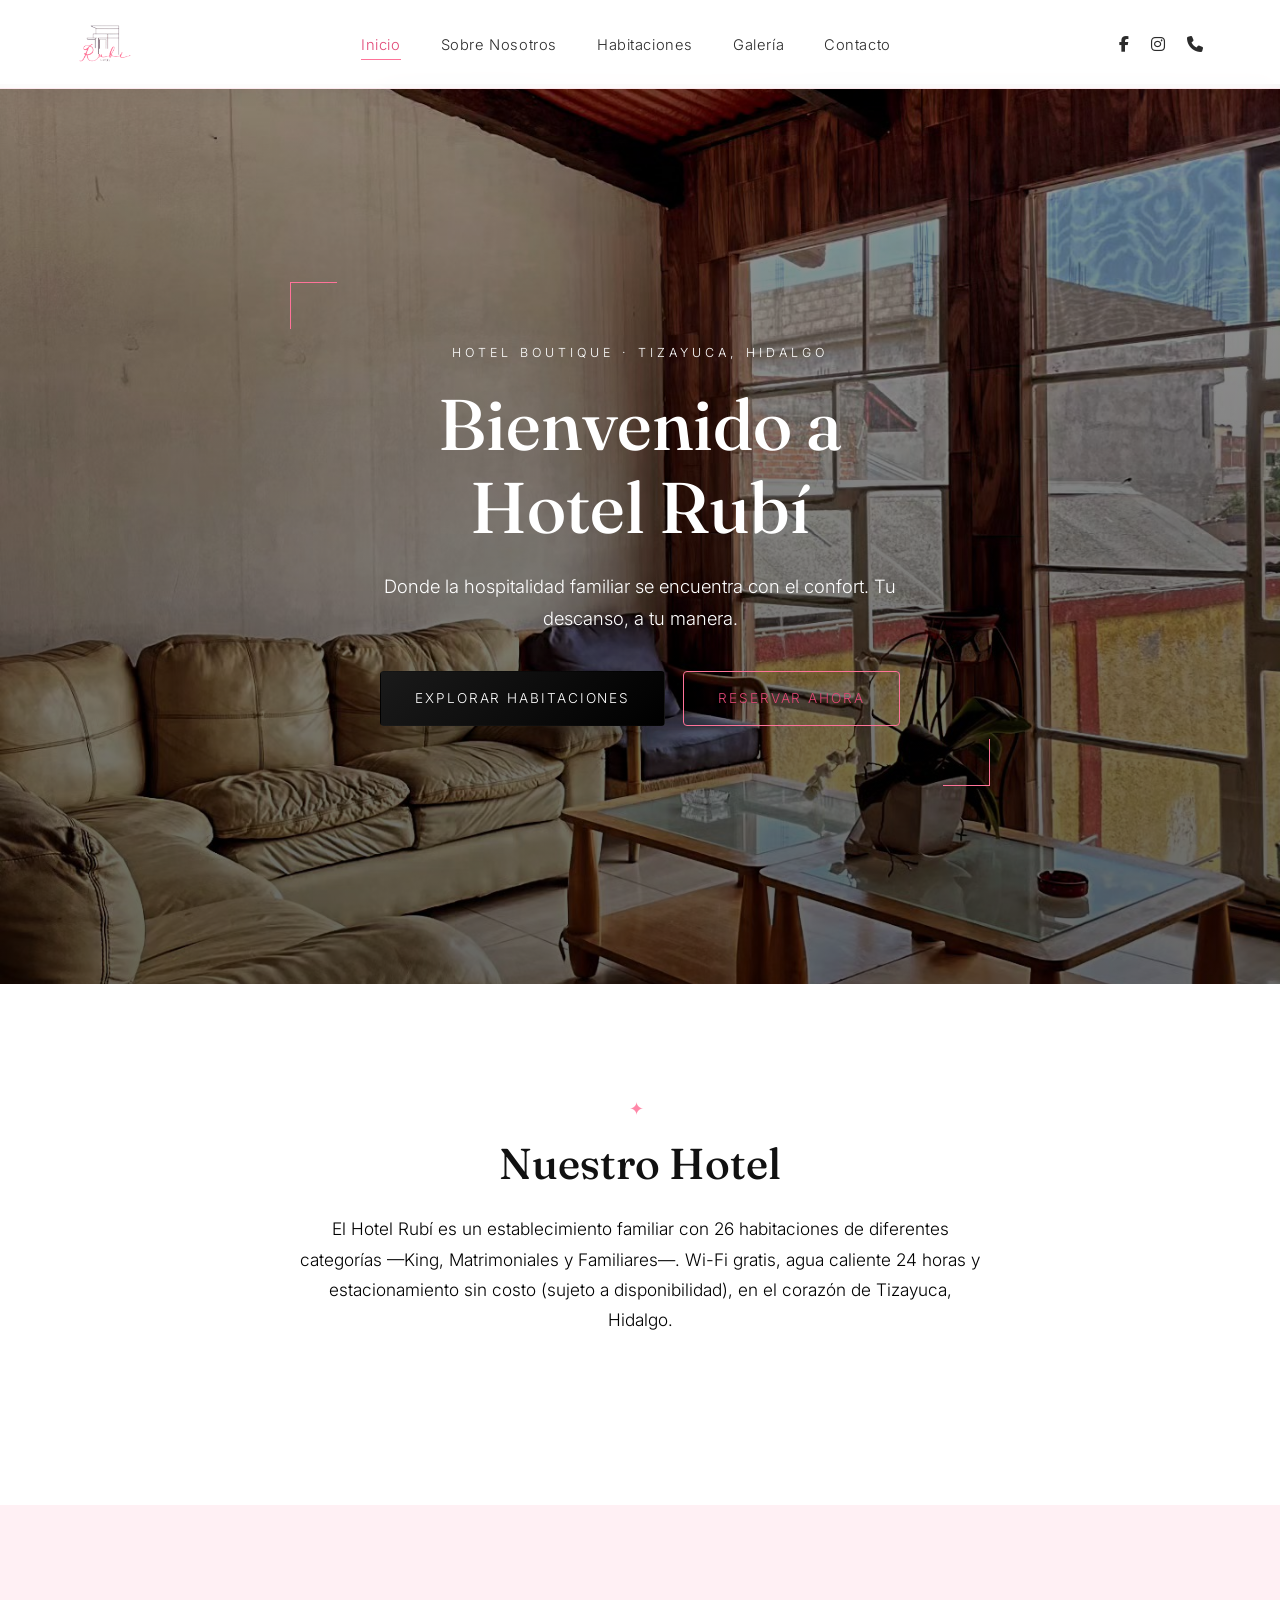
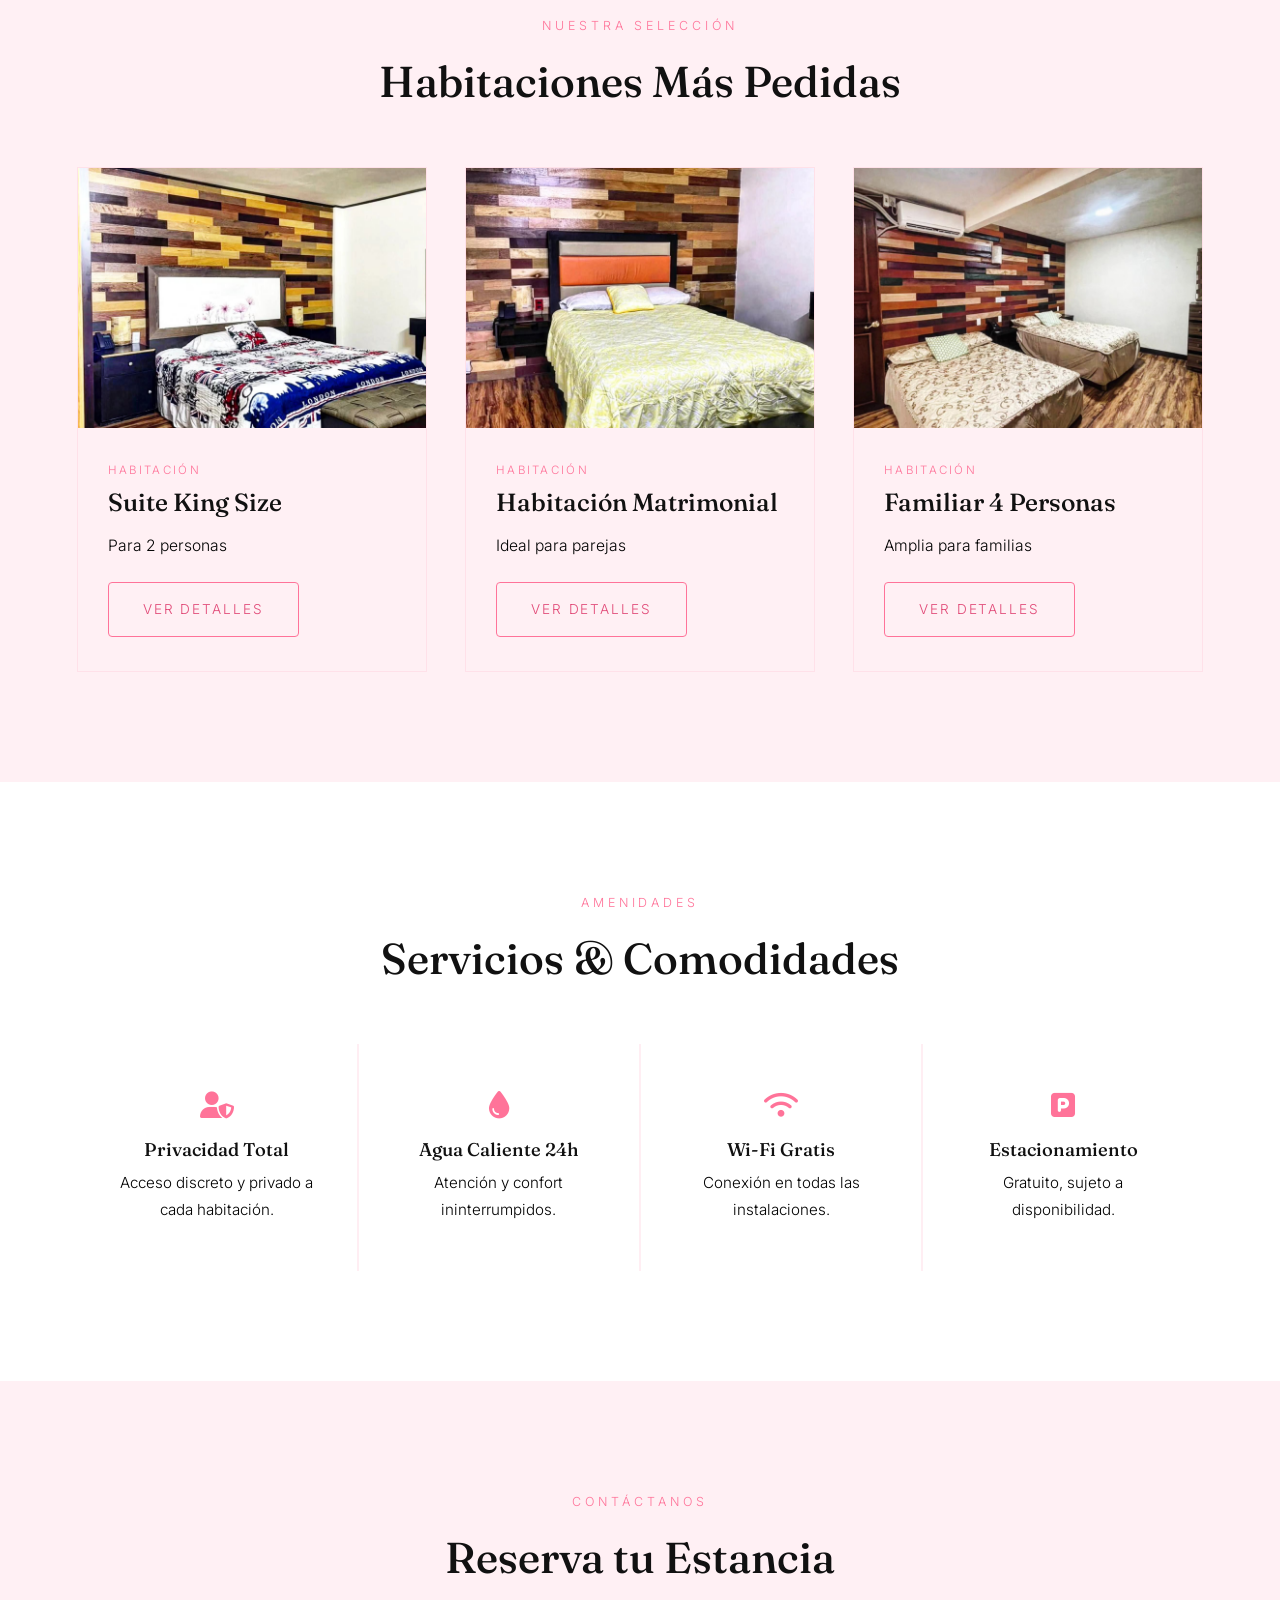
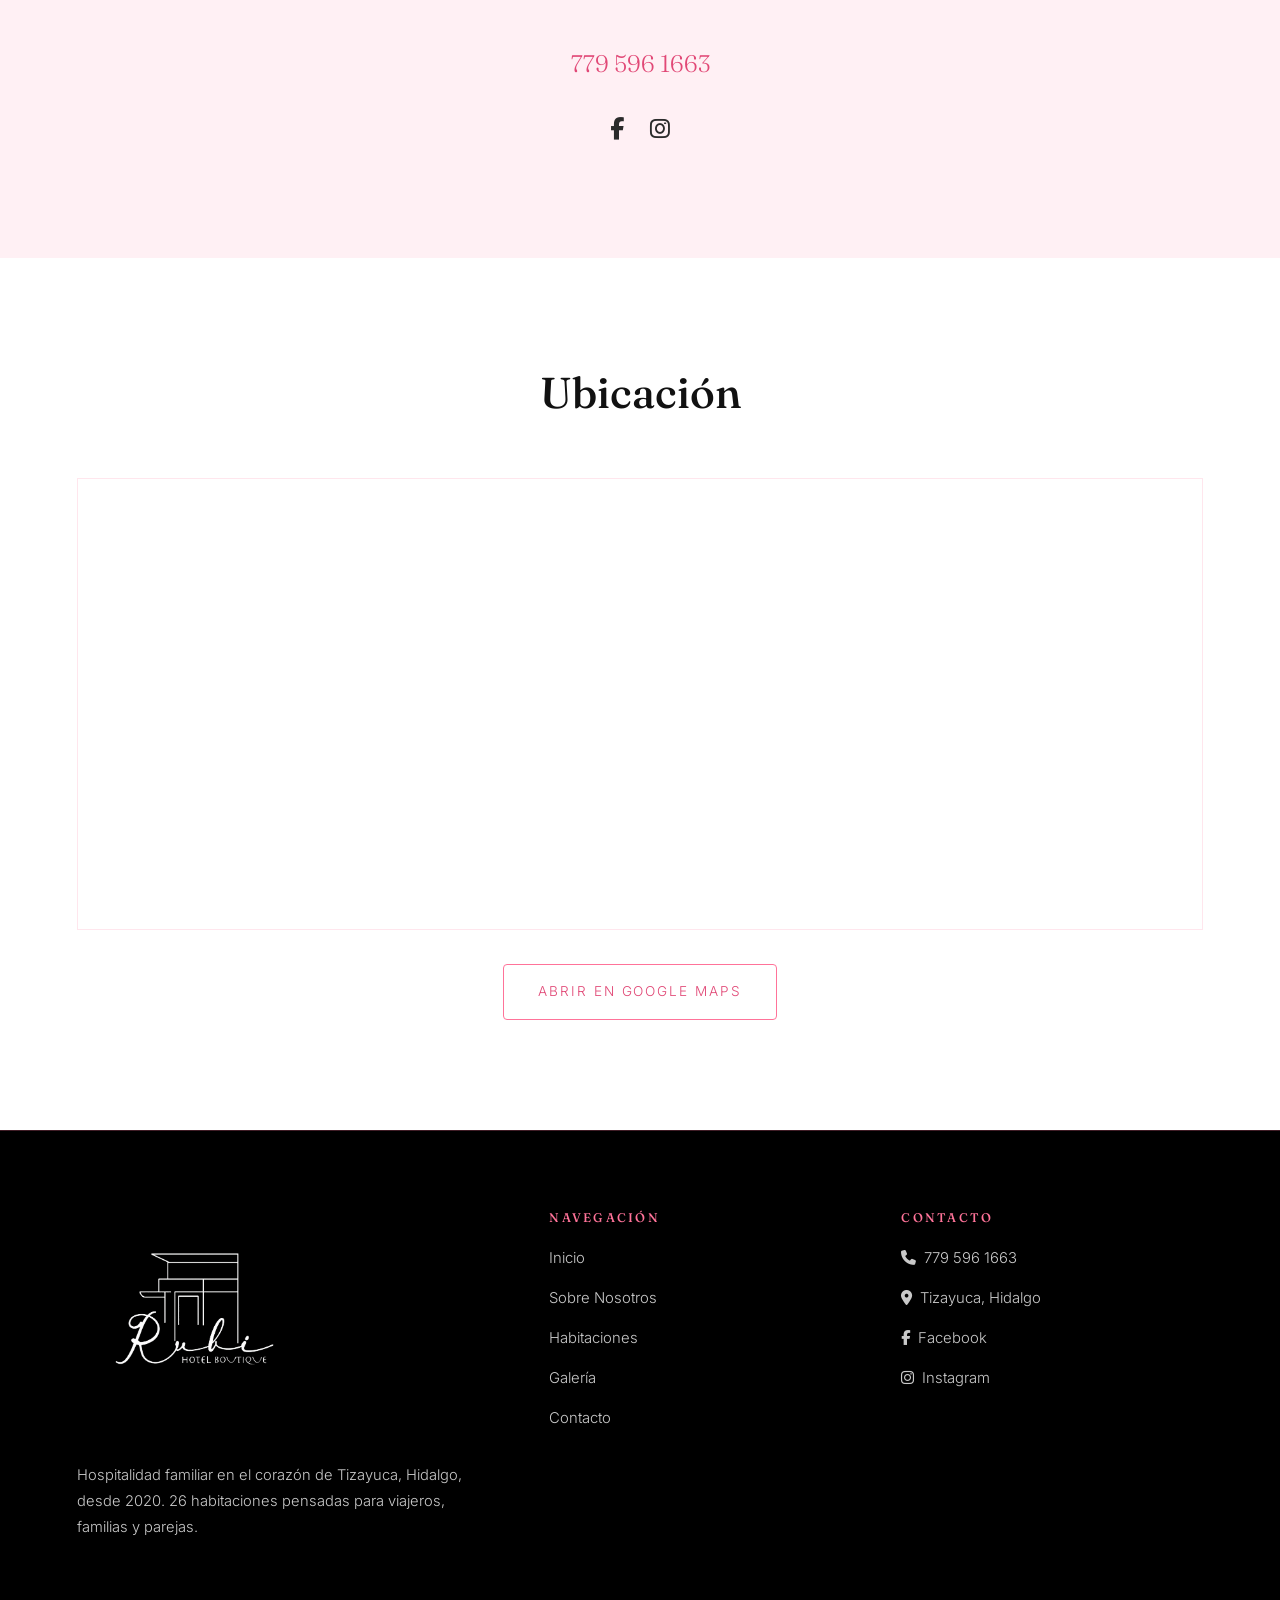
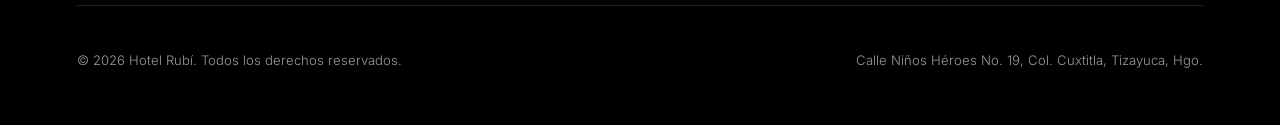
<file: index.html>
<!DOCTYPE html>
<html lang="es">
<head>
<meta charset="UTF-8">
<meta name="viewport" content="width=device-width, initial-scale=1.0">
<title>Inicio — Hotel Rubí</title>
<meta name="description" content="Hotel Rubí, hospitalidad familiar en Tizayuca, Hidalgo. 26 habitaciones, Wi-Fi gratis, agua caliente 24 horas y estacionamiento.">
<link rel="preconnect" href="https://fonts.googleapis.com">
<link href="https://fonts.googleapis.com/css2?family=Fraunces:opsz,wght@9..144,300;9..144,400;9..144,500;9..144,600&family=Inter:wght@300;400;500;600&display=swap" rel="stylesheet">
<link rel="stylesheet" href="https://cdnjs.cloudflare.com/ajax/libs/font-awesome/6.6.0/css/all.min.css">
<link rel="stylesheet" href="css/style.css">
</head>
<body>
    <nav>
        <a href="index.html" class="nav-logo"><img src="img/logo.png" alt="Hotel Rubí"></a>
        <ul class="nav-links">
            <li><a href="index.html" class="active">Inicio</a></li>
            <li><a href="sobre-nosotros.html">Sobre Nosotros</a></li>
            <li><a href="habitaciones.html">Habitaciones</a></li>
            <li><a href="galeria.html">Galería</a></li>
            <li><a href="contacto.html">Contacto</a></li>
        </ul>
        <div class="nav-right">
            <a href="https://www.facebook.com/share/1CnUJTxRYL/" target="_blank" aria-label="Facebook"><i class="fab fa-facebook-f"></i></a>
            <a href="https://www.instagram.com/hotelboutiquer" target="_blank" aria-label="Instagram"><i class="fab fa-instagram"></i></a>
            <a href="tel:7795961663" aria-label="Llamar"><i class="fas fa-phone"></i></a>
        </div>
        <button class="nav-toggle" aria-label="Abrir menú"><i class="fas fa-bars"></i></button>
    </nav>
<br>
<br>
<br>
    <section class="hero">
        <div class="hero-media"><div class="img-frame " data-label="Coloca aquí: img/hero.jpg"><img src="img/hero.jpg" alt="Fachada del Hotel Rubí de noche" loading="lazy"></div></div>
        <div class="hero-content framed">
            <div class="eyebrow" style="justify-content:center;">Hotel boutique · Tizayuca, Hidalgo</div>
            <h1>Bienvenido a<br>Hotel Rubí</h1>
            <p>Donde la hospitalidad familiar se encuentra con el confort. Tu descanso, a tu manera.</p>
            <div class="hero-actions">
                <a href="habitaciones.html" class="btn btn-solid">Explorar Habitaciones</a>
                <a href="contacto.html" class="btn">Reservar Ahora</a>
            </div>
        </div>
    </section>

    <section class="section">
        <div class="gold-divider">✦</div>
        <div class="section-head">
            <h2 class="section-title">Nuestro Hotel</h2>
            <p class="section-lede">El Hotel Rubí es un establecimiento familiar con 26 habitaciones de diferentes categorías —King, Matrimoniales y Familiares—. Wi-Fi gratis, agua caliente 24 horas y estacionamiento sin costo (sujeto a disponibilidad), en el corazón de Tizayuca, Hidalgo.</p>
        </div>
    </section>

    <section class="section section-alt">
        <div class="section-head">
            <div class="eyebrow" style="justify-content:center;">Nuestra selección</div>
            <h2 class="section-title">Habitaciones Más Pedidas</h2>
        </div>
        <div class="rooms-grid">
            <div class="room-card">
                <div class="img-frame " data-label="Coloca aquí: img/room-king.jpg"><img src="img/room-king.jpg" alt="Suite King Size del Hotel Rubí" loading="lazy"x></div>
                <div class="room-info">
                    <span class="cap">Habitación</span>
                    <h3>Suite King Size</h3>
                    <p>Para 2 personas</p>
                    <a href="detalle-king.html" class="btn">Ver Detalles</a>
                </div>
            </div>
            <div class="room-card">
                <div class="img-frame " data-label="Coloca aquí: img/room-matrimonial.jpg"><img src="img/room-matrimonial.jpg" alt="Habitación matrimonial del Hotel Rubí" loading="lazy"></div>
                <div class="room-info">
                    <span class="cap">Habitación</span>
                    <h3>Habitación Matrimonial</h3>
                    <p>Ideal para parejas</p>
                    <a href="detalle-matrimonial.html" class="btn">Ver Detalles</a>
                </div>
            </div>
            <div class="room-card">
                <div class="img-frame " data-label="Coloca aquí: img/room-familiar4.jpg"><img src="img/familiar4-3.jpg" alt="Habitación familiar para 4 personas" loading="lazy"></div>
                <div class="room-info">
                    <span class="cap">Habitación</span>
                    <h3>Familiar 4 Personas</h3>
                    <p>Amplia para familias</p>
                    <a href="detalle-familiar4.html" class="btn">Ver Detalles</a>
                </div>
            </div>
        </div>
    </section>

    <section class="section">
        <div class="section-head">
            <div class="eyebrow" style="justify-content:center;">Amenidades</div>
            <h2 class="section-title">Servicios & Comodidades</h2>
        </div>
        <div class="service-grid">
            <div class="service-card"><i class="fas fa-user-shield"></i><h3>Privacidad Total</h3><p>Acceso discreto y privado a cada habitación.</p></div>
            <div class="service-card"><i class="fas fa-droplet"></i><h3>Agua Caliente 24h</h3><p>Atención y confort ininterrumpidos.</p></div>
            <div class="service-card"><i class="fas fa-wifi"></i><h3>Wi-Fi Gratis</h3><p>Conexión en todas las instalaciones.</p></div>
            <div class="service-card"><i class="fas fa-square-parking"></i><h3>Estacionamiento</h3><p>Gratuito, sujeto a disponibilidad.</p></div>
        </div>
    </section>

    <section class="section section-alt">
        <div class="section-head">
            <div class="eyebrow" style="justify-content:center;">Contáctanos</div>
            <h2 class="section-title">Reserva tu Estancia</h2>
        </div>
        <div style="text-align:center;">
            <p style="font-size:1.5rem; font-family:'Fraunces',serif; color:var(--gold-soft);">
                <a href="tel:7795961663" style="text-decoration:none;">779 596 1663</a>
            </p>
            <div style="margin-top:1.5rem; display:flex; gap:26px; justify-content:center; font-size:1.4rem;">
                <a href="https://www.facebook.com/share/1CnUJTxRYL/" target="_blank"><i class="fab fa-facebook-f"></i></a>
                <a href="https://www.instagram.com/hotelboutiquer" target="_blank"><i class="fab fa-instagram"></i></a>
            </div>
        </div>
    </section>

    <section class="section">
        <div class="section-head">
            <h2 class="section-title">Ubicación</h2>
        </div>
        <div class="map-container">
            <iframe
                src="https://www.google.com/maps/embed?pb=!1m18!1m12!1m3!1d3752.9270895784116!2d-98.97706869999999!3d19.8430377!2m3!1f0!2f0!3f0!3m2!1i1024!2i768!4f13.1!3m3!1m2!1s0x85d19138d323630d%3A0xfdf1e654371098e!2sHotel%20Rub%C3%AD!5e0!3m2!1ses-419!2smx!4v1782427374784!5m2!1ses-419!2smx"
                width="100%" height="450" style="border:0;" allowfullscreen="" loading="lazy"
                referrerpolicy="no-referrer-when-downgrade"></iframe>
        </div>
        <div style="text-align:center; margin-top:34px;">
            <a href="https://maps.app.goo.gl/82hrW9SH6mD1bFYG8" target="_blank" class="btn">Abrir en Google Maps</a>
        </div>
    </section>
    <footer>
        <div class="footer-grid">
            <div>
                <div class="footer-logo"><img src="img/1000559428.png" alt="Hotel Rubí"></div>
                <p>Hospitalidad familiar en el corazón de Tizayuca, Hidalgo, desde 2020. 26 habitaciones pensadas para viajeros, familias y parejas.</p>
            </div>
            <div class="footer-col">
                <h4>Navegación</h4>
                <ul>
                    <li><a href="index.html">Inicio</a></li>
                    <li><a href="sobre-nosotros.html">Sobre Nosotros</a></li>
                    <li><a href="habitaciones.html">Habitaciones</a></li>
                    <li><a href="galeria.html">Galería</a></li>
                    <li><a href="contacto.html">Contacto</a></li>
                </ul>
            </div>
            <div class="footer-col">
                <h4>Contacto</h4>
                <ul>
                    <li><a href="tel:7795961663"><i class="fas fa-phone" style="margin-right:8px;"></i>779 596 1663</a></li>
                    <li><a href="https://maps.app.goo.gl/82hrW9SH6mD1bFYG8" target="_blank"><i class="fas fa-location-dot" style="margin-right:8px;"></i>Tizayuca, Hidalgo</a></li>
                    <li><a href="https://www.facebook.com/share/1CnUJTxRYL/" target="_blank"><i class="fab fa-facebook-f" style="margin-right:8px;"></i>Facebook</a></li>
                    <li><a href="https://www.instagram.com/hotelboutiquer" target="_blank"><i class="fab fa-instagram" style="margin-right:8px;"></i>Instagram</a></li>
                </ul>
            </div>
        </div>
        <div class="footer-bottom">
            <p>&copy; 2026 Hotel Rubí. Todos los derechos reservados.</p>
            <p>Calle Niños Héroes No. 19, Col. Cuxtitla, Tizayuca, Hgo.</p>
        </div>
    </footer>

    <script src="js/main.js"></script>
</body>
</html>
</file>
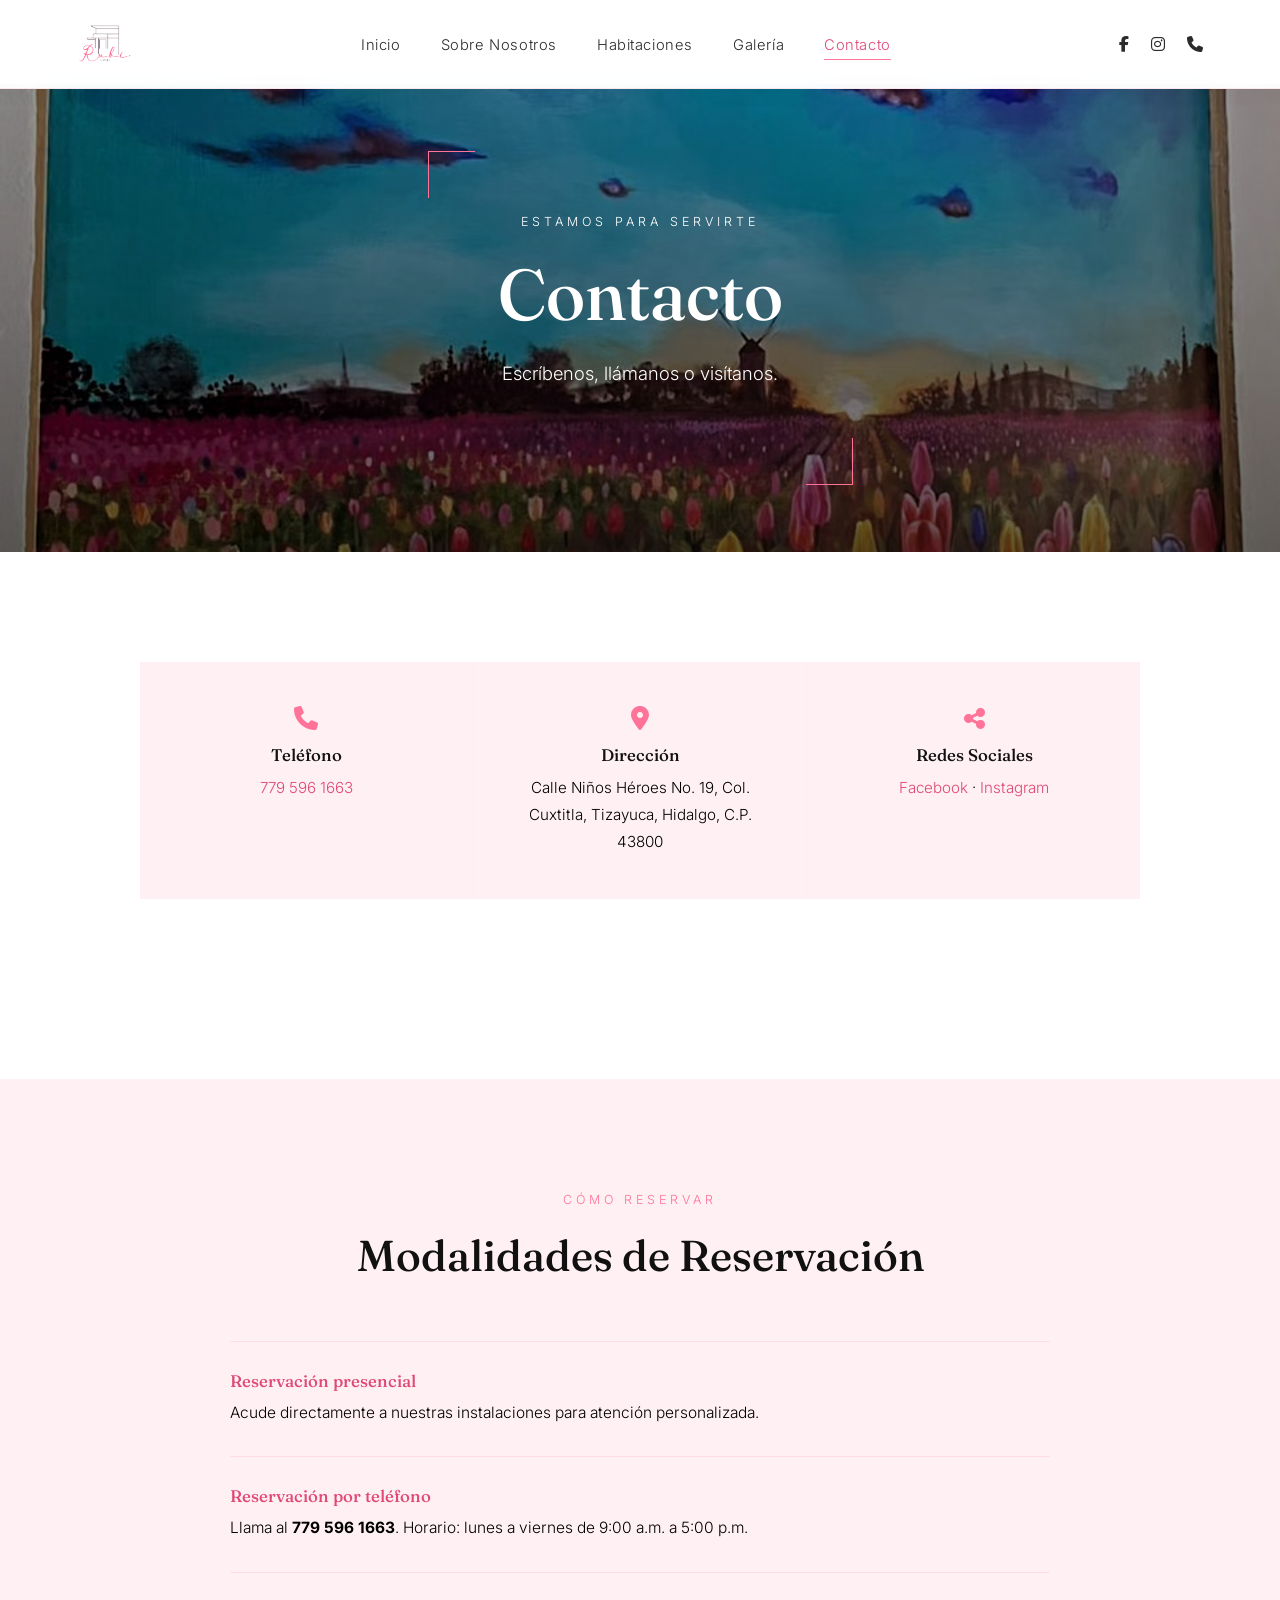
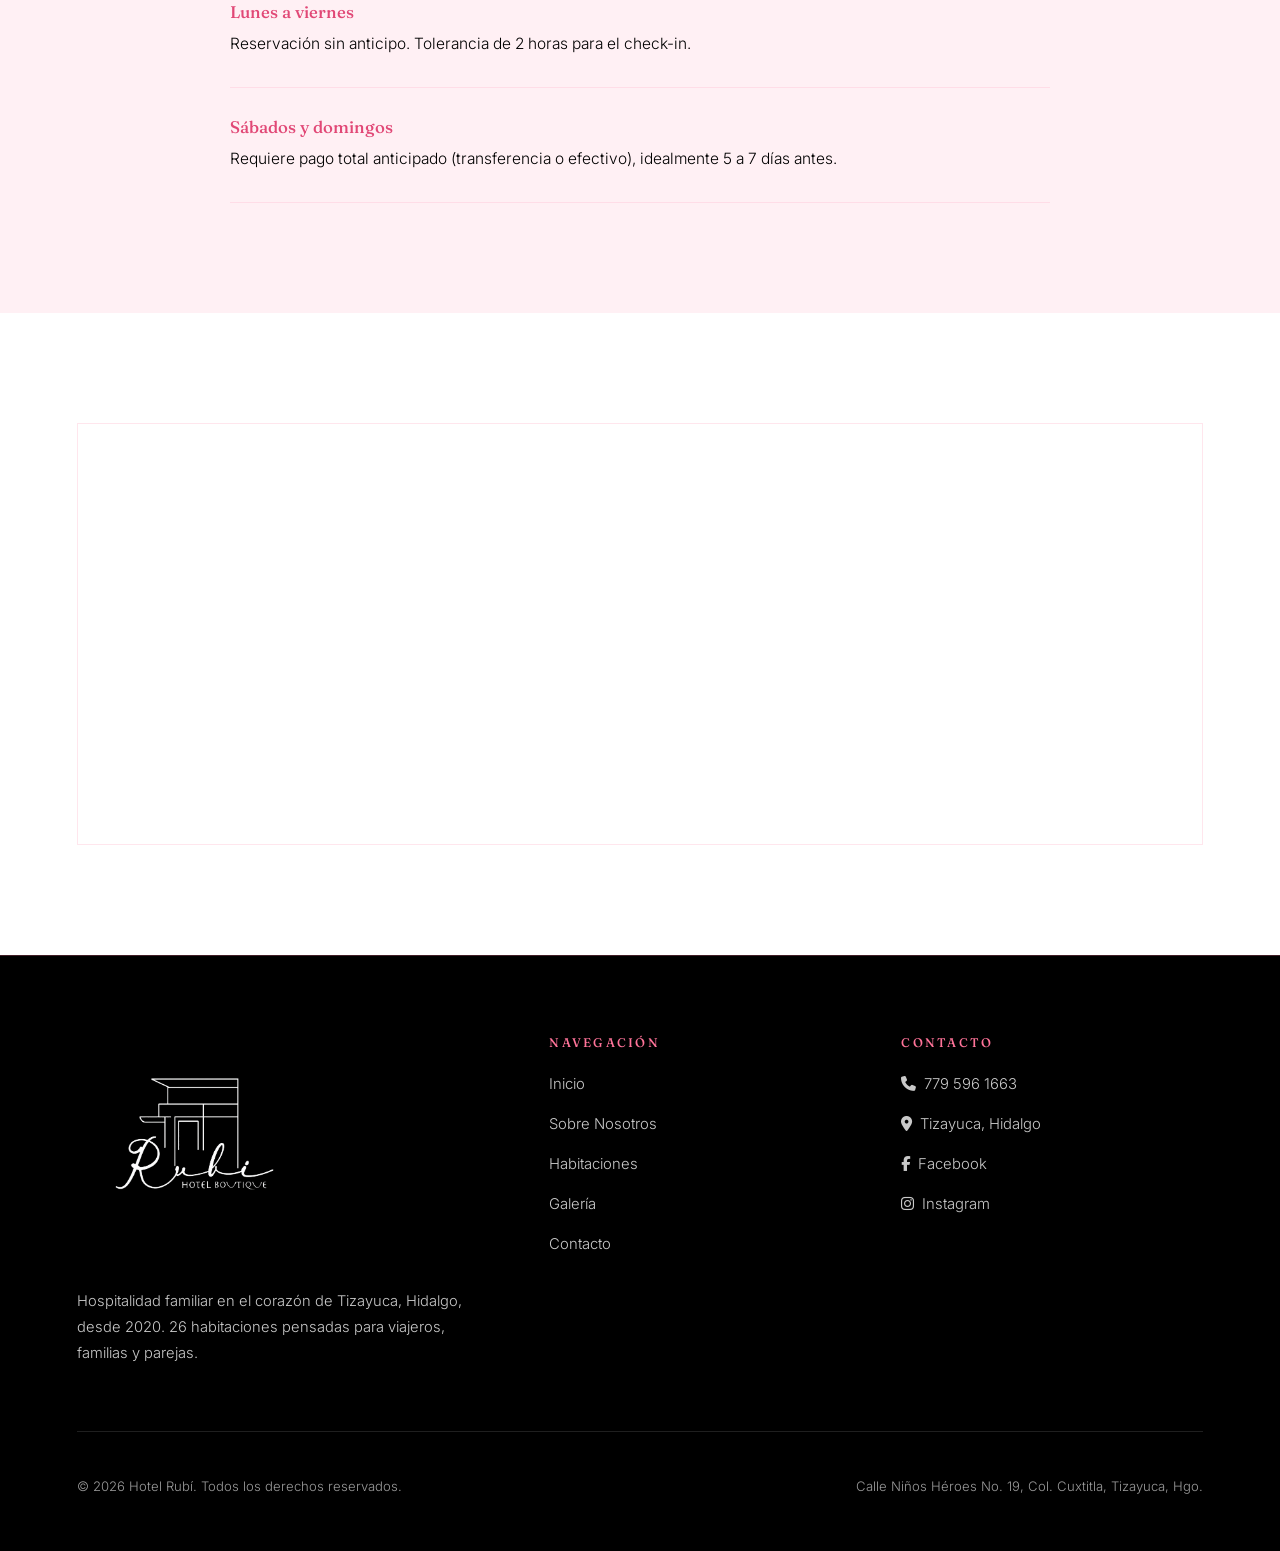
<file: contacto.html>
<!DOCTYPE html>
<html lang="es">
<head>
<meta charset="UTF-8">
<meta name="viewport" content="width=device-width, initial-scale=1.0">
<title>Contacto — Hotel Rubí</title>
<meta name="description" content="Hotel Rubí, hospitalidad familiar en Tizayuca, Hidalgo. 26 habitaciones, Wi-Fi gratis, agua caliente 24 horas y estacionamiento.">
<link rel="preconnect" href="https://fonts.googleapis.com">
<link href="https://fonts.googleapis.com/css2?family=Fraunces:opsz,wght@9..144,300;9..144,400;9..144,500;9..144,600&family=Inter:wght@300;400;500;600&display=swap" rel="stylesheet">
<link rel="stylesheet" href="https://cdnjs.cloudflare.com/ajax/libs/font-awesome/6.6.0/css/all.min.css">
<link rel="stylesheet" href="css/style.css">
</head>
<body>
    <nav>
        <a href="index.html" class="nav-logo"><img src="img/logo.png" alt="Hotel Rubí"></a>
        <ul class="nav-links">
            <li><a href="index.html">Inicio</a></li>
            <li><a href="sobre-nosotros.html">Sobre Nosotros</a></li>
            <li><a href="habitaciones.html">Habitaciones</a></li>
            <li><a href="galeria.html">Galería</a></li>
            <li><a href="contacto.html" class="active">Contacto</a></li>
        </ul>
        <div class="nav-right">
            <a href="https://www.facebook.com/share/1CnUJTxRYL/" target="_blank" aria-label="Facebook"><i class="fab fa-facebook-f"></i></a>
            <a href="https://www.instagram.com/hotelboutiquer" target="_blank" aria-label="Instagram"><i class="fab fa-instagram"></i></a>
            <a href="tel:7795961663" aria-label="Llamar"><i class="fas fa-phone"></i></a>
        </div>
        <button class="nav-toggle" aria-label="Abrir menú"><i class="fas fa-bars"></i></button>
    </nav>
<br>
<br>
<br>
    <section class="hero hero-sm">
        <div class="hero-media"><div class="img-frame " data-label="Coloca aquí: img/hero-contacto.jpg"><img src="img/hero-contacto.jpg" alt="Recepción del Hotel Rubí" loading="lazy"></div></div>
        <div class="hero-content framed">
            <div class="eyebrow" style="justify-content:center;">Estamos para servirte</div>
            <h1>Contacto</h1>
            <p>Escríbenos, llámanos o visítanos.</p>
        </div>
    </section>

    <section class="section">
        <div class="info-grid">
            <div class="info-card">
                <i class="fas fa-phone"></i>
                <h3>Teléfono</h3>
                <p><a href="tel:7795961663">779 596 1663</a></p>
            </div>
            <div class="info-card">
                <i class="fas fa-location-dot"></i>
                <h3>Dirección</h3>
                <p>Calle Niños Héroes No. 19, Col. Cuxtitla, Tizayuca, Hidalgo, C.P. 43800</p>
            </div>
            <div class="info-card">
                <i class="fas fa-share-nodes"></i>
                <h3>Redes Sociales</h3>
                <p>
                    <a href="https://www.facebook.com/share/1CnUJTxRYL/" target="_blank">Facebook</a> ·
                    <a href="https://www.instagram.com/hotelboutiquer" target="_blank">Instagram</a>
                </p>
            </div>
        </div>
    </section>

    <section class="section section-alt">
        <div class="section-head">
            <div class="eyebrow" style="justify-content:center;">Cómo reservar</div>
            <h2 class="section-title">Modalidades de Reservación</h2>
        </div>
        <div class="policy-block">
            <div class="policy-item">
                <h3>Reservación presencial</h3>
                <p>Acude directamente a nuestras instalaciones para atención personalizada.</p>
            </div>
            <div class="policy-item">
                <h3>Reservación por teléfono</h3>
                <p>Llama al <strong>779 596 1663</strong>. Horario: lunes a viernes de 9:00 a.m. a 5:00 p.m.</p>
            </div>
            <div class="policy-item">
                <h3>Lunes a viernes</h3>
                <p>Reservación sin anticipo. Tolerancia de 2 horas para el check-in.</p>
            </div>
            <div class="policy-item">
                <h3>Sábados y domingos</h3>
                <p>Requiere pago total anticipado (transferencia o efectivo), idealmente 5 a 7 días antes.</p>
            </div>
        </div>
    </section>

    <section class="section">
        <div class="map-container">
            <iframe
                src="https://www.google.com/maps/embed?pb=!1m18!1m12!1m3!1d3752.9270895784116!2d-98.97706869999999!3d19.8430377!2m3!1f0!2f0!3f0!3m2!1i1024!2i768!4f13.1!3m3!1m2!1s0x85d19138d323630d%3A0xfdf1e654371098e!2sHotel%20Rub%C3%AD!5e0!3m2!1ses-419!2smx!4v1782427374784!5m2!1ses-419!2smx"
                width="100%" height="420" style="border:0;" allowfullscreen="" loading="lazy"
                referrerpolicy="no-referrer-when-downgrade"></iframe>
        </div>
    </section>
    <footer>
        <div class="footer-grid">
            <div>
                <div class="footer-logo"><img src="img/1000559428.png" alt="Hotel Rubí"></div>
                <p>Hospitalidad familiar en el corazón de Tizayuca, Hidalgo, desde 2020. 26 habitaciones pensadas para viajeros, familias y parejas.</p>
            </div>
            <div class="footer-col">
                <h4>Navegación</h4>
                <ul>
                    <li><a href="index.html">Inicio</a></li>
                    <li><a href="sobre-nosotros.html">Sobre Nosotros</a></li>
                    <li><a href="habitaciones.html">Habitaciones</a></li>
                    <li><a href="galeria.html">Galería</a></li>
                    <li><a href="contacto.html">Contacto</a></li>
                </ul>
            </div>
            <div class="footer-col">
                <h4>Contacto</h4>
                <ul>
                    <li><a href="tel:7795961663"><i class="fas fa-phone" style="margin-right:8px;"></i>779 596 1663</a></li>
                    <li><a href="https://maps.app.goo.gl/82hrW9SH6mD1bFYG8" target="_blank"><i class="fas fa-location-dot" style="margin-right:8px;"></i>Tizayuca, Hidalgo</a></li>
                    <li><a href="https://www.facebook.com/share/1CnUJTxRYL/" target="_blank"><i class="fab fa-facebook-f" style="margin-right:8px;"></i>Facebook</a></li>
                    <li><a href="https://www.instagram.com/hotelboutiquer" target="_blank"><i class="fab fa-instagram" style="margin-right:8px;"></i>Instagram</a></li>
                </ul>
            </div>
        </div>
        <div class="footer-bottom">
            <p>&copy; 2026 Hotel Rubí. Todos los derechos reservados.</p>
            <p>Calle Niños Héroes No. 19, Col. Cuxtitla, Tizayuca, Hgo.</p>
        </div>
    </footer>

    <script src="js/main.js"></script>
</body>
</html>
</file>
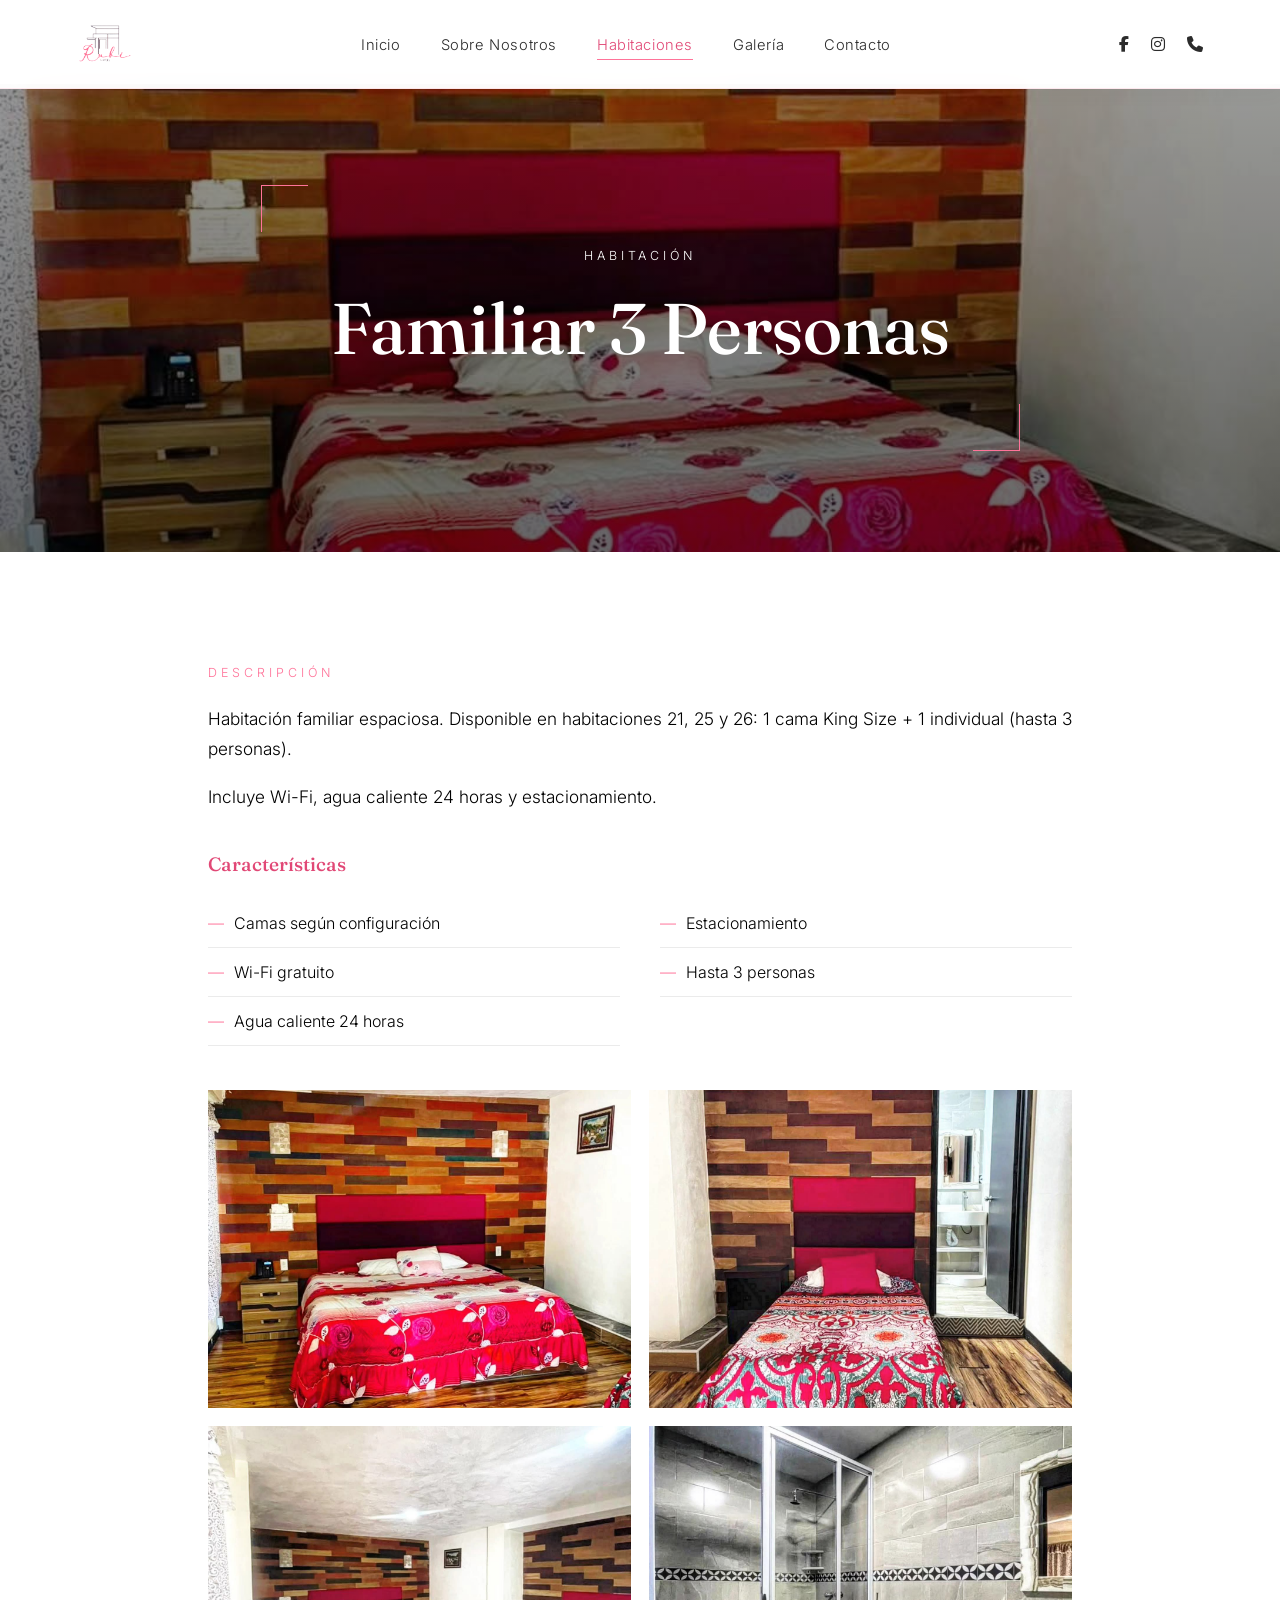
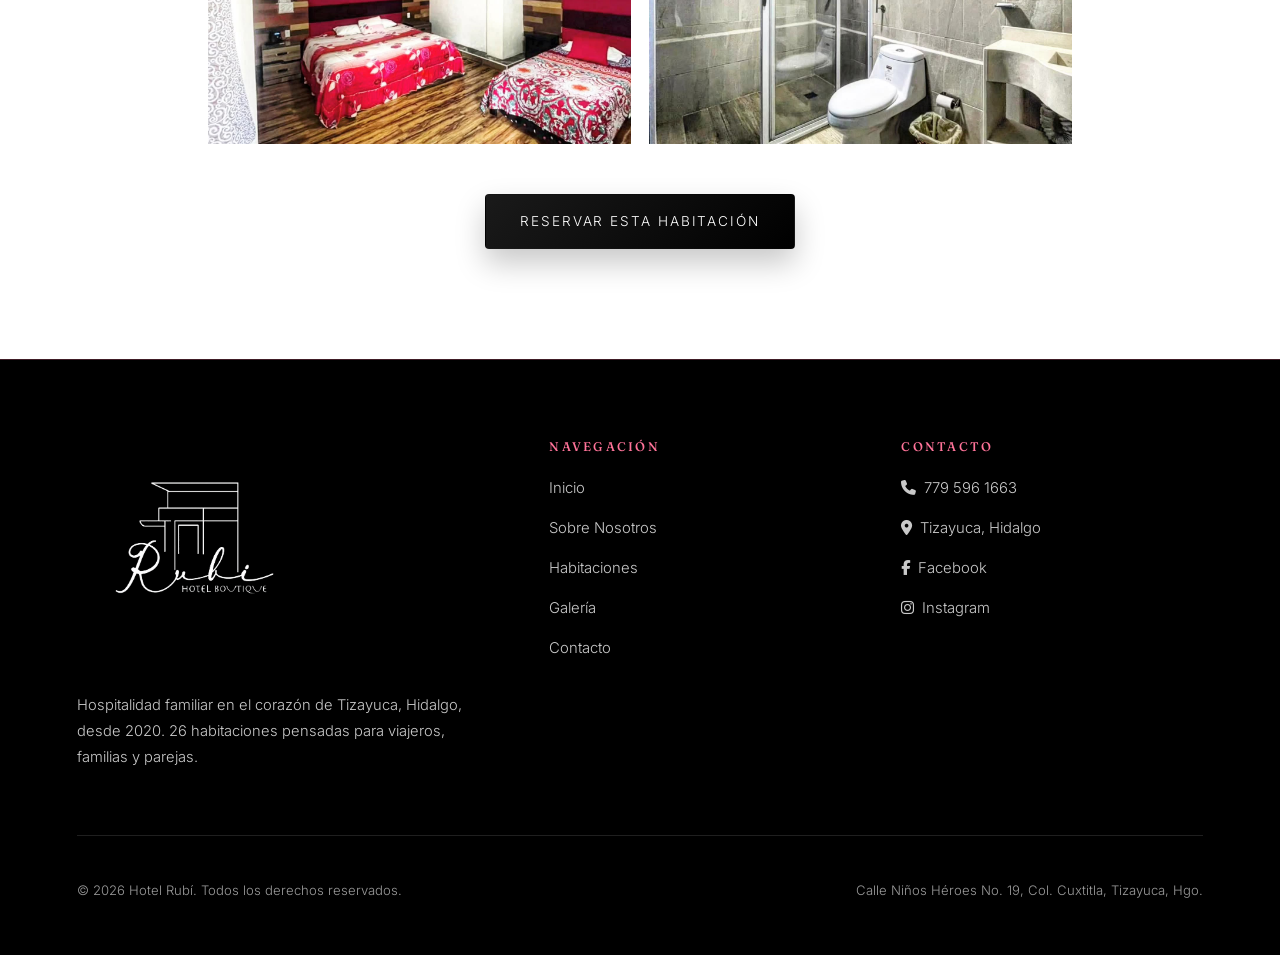
<file: detalle-familiar3.html>
<!DOCTYPE html>
<html lang="es">
<head>
<meta charset="UTF-8">
<meta name="viewport" content="width=device-width, initial-scale=1.0">
<title>Familiar 3 Personas — Hotel Rubí</title>
<meta name="description" content="Hotel Rubí, hospitalidad familiar en Tizayuca, Hidalgo. 26 habitaciones, Wi-Fi gratis, agua caliente 24 horas y estacionamiento.">
<link rel="preconnect" href="https://fonts.googleapis.com">
<link href="https://fonts.googleapis.com/css2?family=Fraunces:opsz,wght@9..144,300;9..144,400;9..144,500;9..144,600&family=Inter:wght@300;400;500;600&display=swap" rel="stylesheet">
<link rel="stylesheet" href="https://cdnjs.cloudflare.com/ajax/libs/font-awesome/6.6.0/css/all.min.css">
<link rel="stylesheet" href="css/style.css">
</head>
<body>
    <nav>
        <a href="index.html" class="nav-logo"><img src="img/logo.png" alt="Hotel Rubí"></a>
        <ul class="nav-links">
            <li><a href="index.html">Inicio</a></li>
            <li><a href="sobre-nosotros.html">Sobre Nosotros</a></li>
            <li><a href="habitaciones.html" class="active">Habitaciones</a></li>
            <li><a href="galeria.html">Galería</a></li>
            <li><a href="contacto.html">Contacto</a></li>
        </ul>
        <div class="nav-right">
            <a href="https://www.facebook.com/share/1CnUJTxRYL/" target="_blank" aria-label="Facebook"><i class="fab fa-facebook-f"></i></a>
            <a href="https://www.instagram.com/hotelboutiquer" target="_blank" aria-label="Instagram"><i class="fab fa-instagram"></i></a>
            <a href="tel:7795961663" aria-label="Llamar"><i class="fas fa-phone"></i></a>
        </div>
        <button class="nav-toggle" aria-label="Abrir menú"><i class="fas fa-bars"></i></button>
    </nav>
<br>
<br>
<br>
    <section class="hero hero-sm">
        <div class="hero-media"><div class="img-frame " data-label="Coloca aquí: img/hero-familiar3.jpg"><img src="img/hero-familiar3.jpg" alt="Familiar 3 Personas" loading="lazy"></div></div>
        <div class="hero-content framed">
            <div class="eyebrow" style="justify-content:center;">Habitación</div>
            <h1>Familiar 3 Personas</h1>
        </div>
    </section>

    <section class="section">
        <div class="container" style="max-width:1000px;">
            <div class="eyebrow">Descripción</div>
            <p style="color:var(--text-muted); font-size:1.08rem;">Habitación familiar espaciosa. Disponible en habitaciones 21, 25 y 26: 1 cama King Size + 1 individual (hasta 3 personas).</p>
            <p style="color:var(--text-muted); font-size:1.08rem;">Incluye Wi-Fi, agua caliente 24 horas y estacionamiento.</p>

            <h3 style="margin-top:2.6rem; font-size:1.2rem; color:var(--gold-soft);">Características</h3>
            <ul class="features-list">
                <li>Camas según configuración</li>
                <li>Wi-Fi gratuito</li>
                <li>Agua caliente 24 horas</li>
                <li>Estacionamiento</li>
                <li>Hasta 3 personas</li>
            </ul>

            <div class="gallery-detail">
                <div class="img-frame " data-label="Coloca aquí: img/familiar3-1.jpg"><img src="img/hotel_rubi_familiar3p_1.jpg" alt="Familiar 3 Personas — foto 1" loading="lazy"></div>
                <div class="img-frame " data-label="Coloca aquí: img/familiar3-2.jpg"><img src="img/hotel_rubi_familiar3p_2.jpg" alt="Familiar 3 Personas — foto 2" loading="lazy"></div>
                <div class="img-frame " data-label="Coloca aquí: img/familiar3-3.jpg"><img src="img/hotel_rubi_familiar3p_3.jpg" alt="Familiar 3 Personas — foto 3" loading="lazy"></div>
                <div class="img-frame " data-label="Coloca aquí: img/familiar3-4.jpg"><img src="img/hotel_rubi_baño_familiar3p.jpg" alt="Familiar 3 Personas — foto 3" loading="lazy"></div>
            </div>

            <div style="text-align:center; margin-top:50px;">
                <a href="contacto.html" class="btn btn-solid">Reservar esta habitación</a>
            </div>
        </div>
    </section>
    <footer>
        <div class="footer-grid">
            <div>
                <div class="footer-logo"><img src="img/1000559428.png" alt="Hotel Rubí"></div>
                <p>Hospitalidad familiar en el corazón de Tizayuca, Hidalgo, desde 2020. 26 habitaciones pensadas para viajeros, familias y parejas.</p>
            </div>
            <div class="footer-col">
                <h4>Navegación</h4>
                <ul>
                    <li><a href="index.html">Inicio</a></li>
                    <li><a href="sobre-nosotros.html">Sobre Nosotros</a></li>
                    <li><a href="habitaciones.html">Habitaciones</a></li>
                    <li><a href="galeria.html">Galería</a></li>
                    <li><a href="contacto.html">Contacto</a></li>
                </ul>
            </div>
            <div class="footer-col">
                <h4>Contacto</h4>
                <ul>
                    <li><a href="tel:7795961663"><i class="fas fa-phone" style="margin-right:8px;"></i>779 596 1663</a></li>
                    <li><a href="https://maps.app.goo.gl/82hrW9SH6mD1bFYG8" target="_blank"><i class="fas fa-location-dot" style="margin-right:8px;"></i>Tizayuca, Hidalgo</a></li>
                    <li><a href="https://www.facebook.com/share/1CnUJTxRYL/" target="_blank"><i class="fab fa-facebook-f" style="margin-right:8px;"></i>Facebook</a></li>
                    <li><a href="https://www.instagram.com/hotelboutiquer" target="_blank"><i class="fab fa-instagram" style="margin-right:8px;"></i>Instagram</a></li>
                </ul>
            </div>
        </div>
        <div class="footer-bottom">
            <p>&copy; 2026 Hotel Rubí. Todos los derechos reservados.</p>
            <p>Calle Niños Héroes No. 19, Col. Cuxtitla, Tizayuca, Hgo.</p>
        </div>
    </footer>

    <script src="js/main.js"></script>
</body>
</html>
</file>
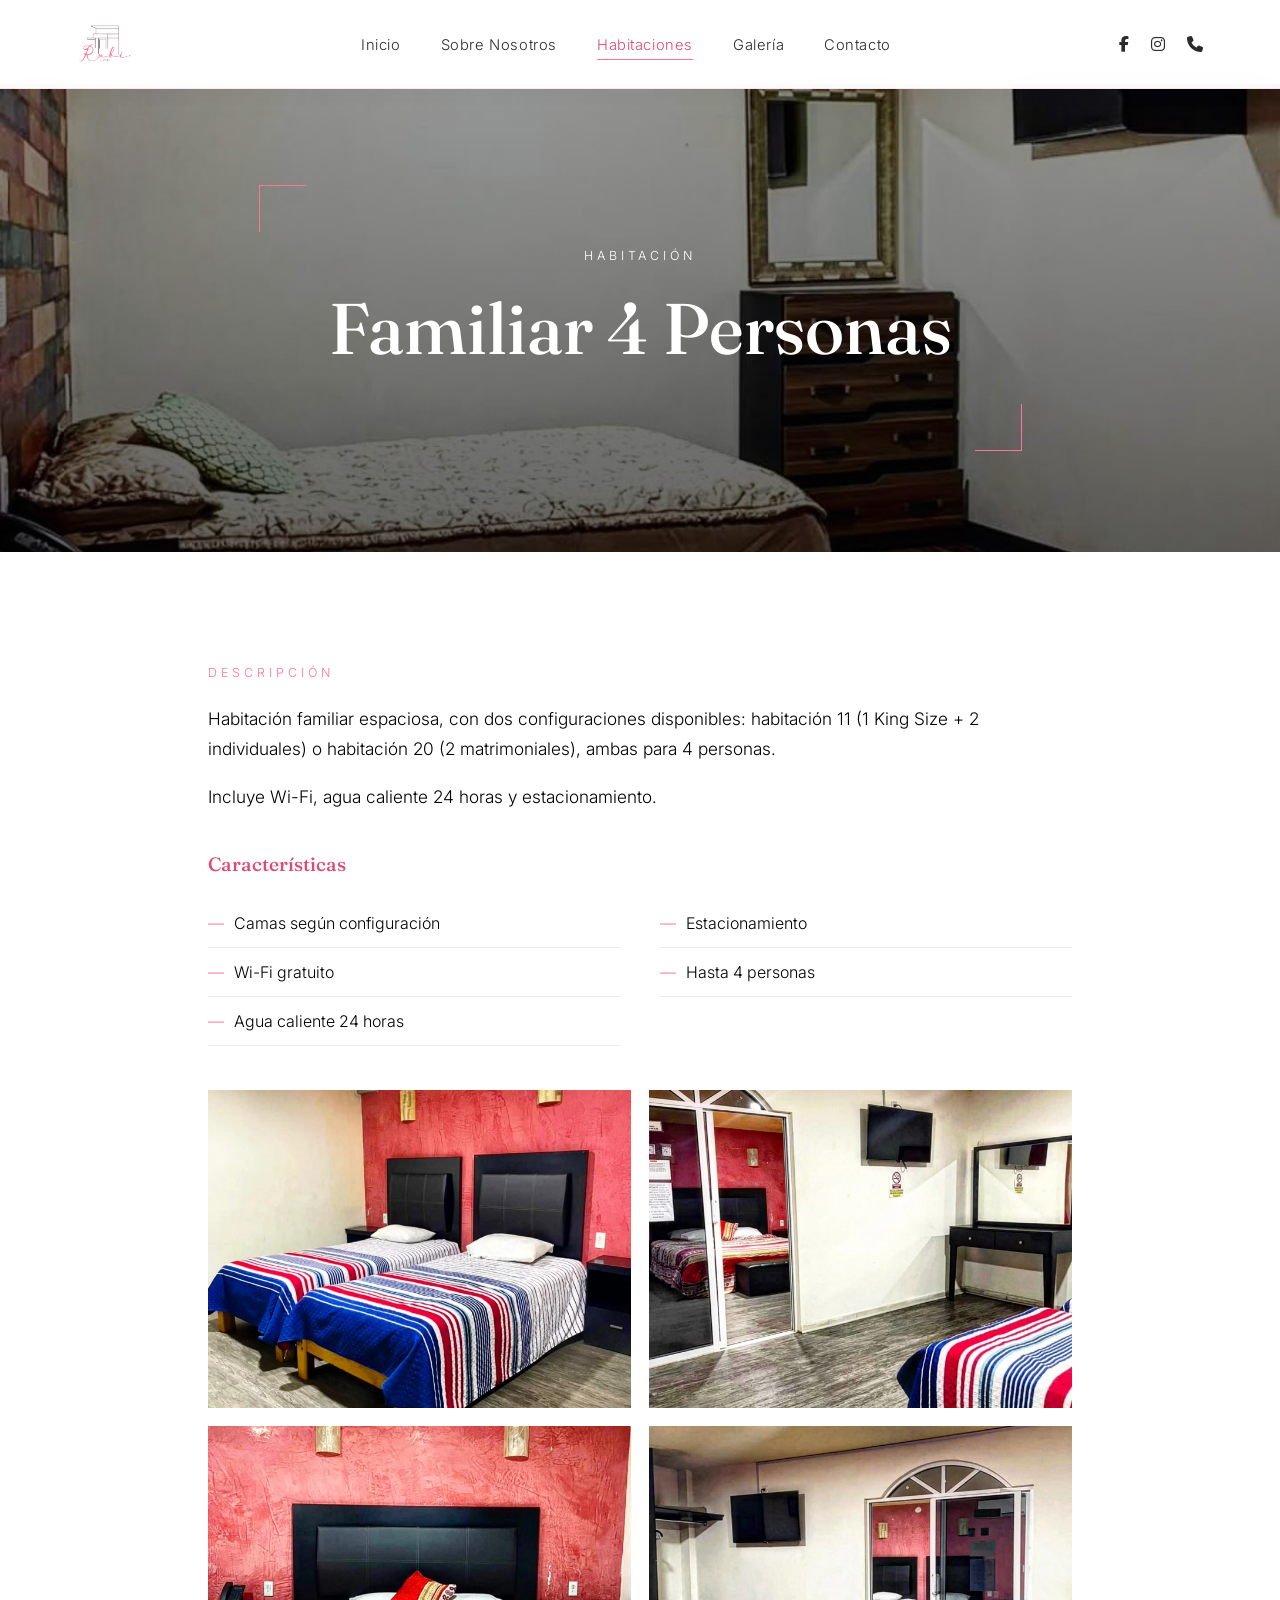
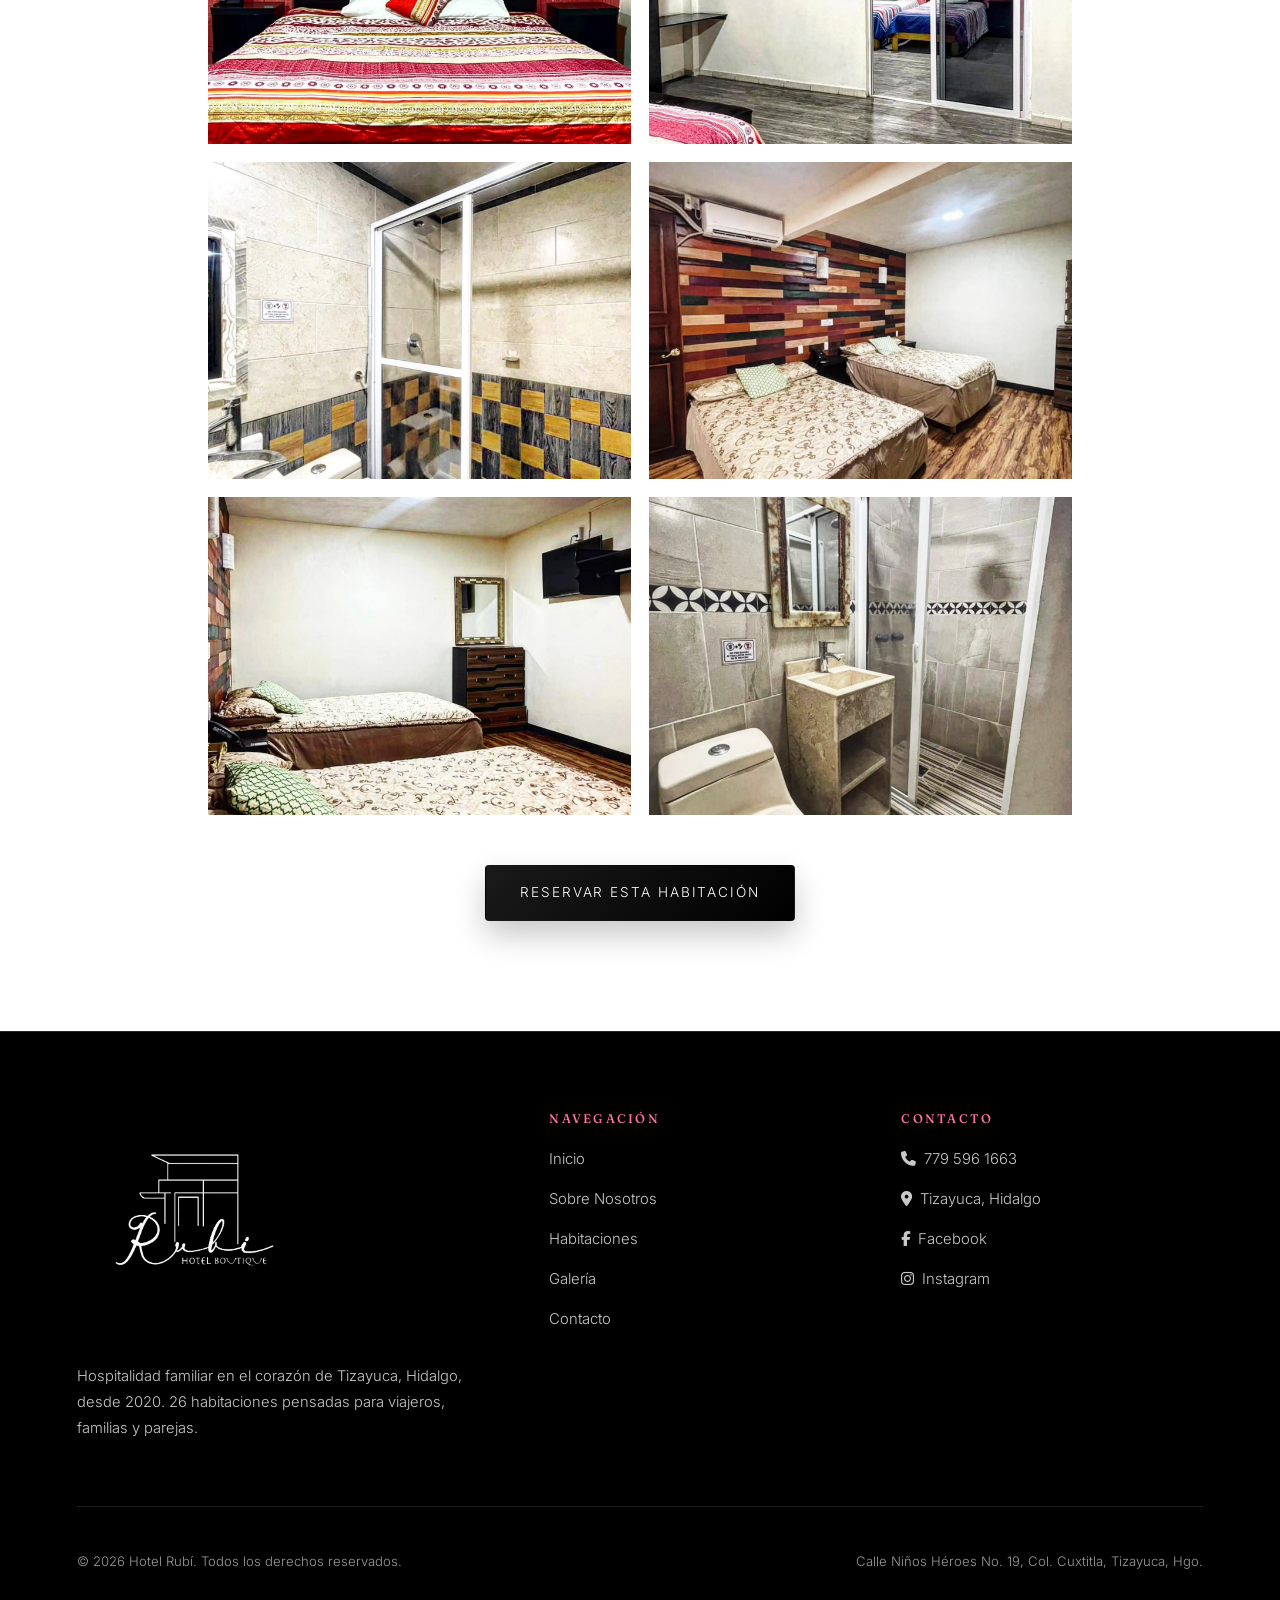
<file: detalle-familiar4.html>
<!DOCTYPE html>
<html lang="es">
<head>
<meta charset="UTF-8">
<meta name="viewport" content="width=device-width, initial-scale=1.0">
<title>Familiar 4 Personas — Hotel Rubí</title>
<meta name="description" content="Hotel Rubí, hospitalidad familiar en Tizayuca, Hidalgo. 26 habitaciones, Wi-Fi gratis, agua caliente 24 horas y estacionamiento.">
<link rel="preconnect" href="https://fonts.googleapis.com">
<link href="https://fonts.googleapis.com/css2?family=Fraunces:opsz,wght@9..144,300;9..144,400;9..144,500;9..144,600&family=Inter:wght@300;400;500;600&display=swap" rel="stylesheet">
<link rel="stylesheet" href="https://cdnjs.cloudflare.com/ajax/libs/font-awesome/6.6.0/css/all.min.css">
<link rel="stylesheet" href="css/style.css">
</head>
<body>
    <nav>
        <a href="index.html" class="nav-logo"><img src="img/logo.png" alt="Hotel Rubí"></a>
        <ul class="nav-links">
            <li><a href="index.html">Inicio</a></li>
            <li><a href="sobre-nosotros.html">Sobre Nosotros</a></li>
            <li><a href="habitaciones.html" class="active">Habitaciones</a></li>
            <li><a href="galeria.html">Galería</a></li>
            <li><a href="contacto.html">Contacto</a></li>
        </ul>
        <div class="nav-right">
            <a href="https://www.facebook.com/share/1CnUJTxRYL/" target="_blank" aria-label="Facebook"><i class="fab fa-facebook-f"></i></a>
            <a href="https://www.instagram.com/hotelboutiquer" target="_blank" aria-label="Instagram"><i class="fab fa-instagram"></i></a>
            <a href="tel:7795961663" aria-label="Llamar"><i class="fas fa-phone"></i></a>
        </div>
        <button class="nav-toggle" aria-label="Abrir menú"><i class="fas fa-bars"></i></button>
    </nav>
<br>
<br>
<br>
    <section class="hero hero-sm">
        <div class="hero-media"><div class="img-frame " data-label="Coloca aquí: img/hero-familiar4.jpg"><img src="img/hero-familiar4.jpg" alt="Familiar 4 Personas" loading="lazy"></div></div>
        <div class="hero-content framed">
            <div class="eyebrow" style="justify-content:center;">Habitación</div>
            <h1>Familiar 4 Personas</h1>
        </div>
    </section>

    <section class="section">
        <div class="container" style="max-width:1000px;">
            <div class="eyebrow">Descripción</div>
            <p style="color:var(--text-muted); font-size:1.08rem;">Habitación familiar espaciosa, con dos configuraciones disponibles: habitación 11 (1 King Size + 2 individuales) o habitación 20 (2 matrimoniales), ambas para 4 personas.</p>
            <p style="color:var(--text-muted); font-size:1.08rem;">Incluye Wi-Fi, agua caliente 24 horas y estacionamiento.</p>

            <h3 style="margin-top:2.6rem; font-size:1.2rem; color:var(--gold-soft);">Características</h3>
            <ul class="features-list">
                <li>Camas según configuración</li>
                <li>Wi-Fi gratuito</li>
                <li>Agua caliente 24 horas</li>
                <li>Estacionamiento</li>
                <li>Hasta 4 personas</li>
            </ul>

            <div class="gallery-detail">
                <div class="img-frame " data-label="Coloca aquí: img/familiar4-1.jpg"><img src="img/hotel_rubi_familiar4p_1(1).jpg" alt="Familiar 4 Personas — foto 1" loading="lazy"></div>
                <div class="img-frame " data-label="Coloca aquí: img/familiar4-2.jpg"><img src="img/hotel_rubi_familiar4p_2.jpg" alt="Familiar 4 Personas — foto 2" loading="lazy"></div>
                <div class="img-frame " data-label="Coloca aquí: img/familiar4-3.jpg"><img src="img/hotel_rubi_familiar4p_3.jpg" alt="Familiar 4 Personas — foto 3" loading="lazy"></div>
                <div class="img-frame " data-label="Coloca aquí: img/familiar4-1.jpg"><img src="img/hotel_rubi_familiar4p_4.jpg" alt="Familiar 4 Personas — foto 1" loading="lazy"></div>
                <div class="img-frame " data-label="Coloca aquí: img/familiar4-2.jpg"><img src="img/hotel_rubi_baño_familiar4p(1).jpg" alt="Familiar 4 Personas — foto 2" loading="lazy"></div>
                <div class="img-frame " data-label="Coloca aquí: img/familiar4-3.jpg"><img src="img/familiar4-3.jpg" alt="Familiar 4 Personas — foto 3" loading="lazy"></div>
                <div class="img-frame " data-label="Coloca aquí: img/familiar4-2.jpg"><img src="img/hotel_rubi_familiar4p_6.jpg" alt="Familiar 4 Personas — foto 2" loading="lazy"></div>
                <div class="img-frame " data-label="Coloca aquí: img/familiar4-3.jpg"><img src="img/hotel_rubi_baño_familiar4p.jpg" alt="Familiar 4 Personas — foto 3" loading="lazy"></div>
            </div>

            <div style="text-align:center; margin-top:50px;">
                <a href="contacto.html" class="btn btn-solid">Reservar esta habitación</a>
            </div>
        </div>
    </section>
    <footer>
        <div class="footer-grid">
            <div>
                <div class="footer-logo"><img src="img/1000559428.png" alt="Hotel Rubí"></div>
                <p>Hospitalidad familiar en el corazón de Tizayuca, Hidalgo, desde 2020. 26 habitaciones pensadas para viajeros, familias y parejas.</p>
            </div>
            <div class="footer-col">
                <h4>Navegación</h4>
                <ul>
                    <li><a href="index.html">Inicio</a></li>
                    <li><a href="sobre-nosotros.html">Sobre Nosotros</a></li>
                    <li><a href="habitaciones.html">Habitaciones</a></li>
                    <li><a href="galeria.html">Galería</a></li>
                    <li><a href="contacto.html">Contacto</a></li>
                </ul>
            </div>
            <div class="footer-col">
                <h4>Contacto</h4>
                <ul>
                    <li><a href="tel:7795961663"><i class="fas fa-phone" style="margin-right:8px;"></i>779 596 1663</a></li>
                    <li><a href="https://maps.app.goo.gl/82hrW9SH6mD1bFYG8" target="_blank"><i class="fas fa-location-dot" style="margin-right:8px;"></i>Tizayuca, Hidalgo</a></li>
                    <li><a href="https://www.facebook.com/share/1CnUJTxRYL/" target="_blank"><i class="fab fa-facebook-f" style="margin-right:8px;"></i>Facebook</a></li>
                    <li><a href="https://www.instagram.com/hotelboutiquer" target="_blank"><i class="fab fa-instagram" style="margin-right:8px;"></i>Instagram</a></li>
                </ul>
            </div>
        </div>
        <div class="footer-bottom">
            <p>&copy; 2026 Hotel Rubí. Todos los derechos reservados.</p>
            <p>Calle Niños Héroes No. 19, Col. Cuxtitla, Tizayuca, Hgo.</p>
        </div>
    </footer>

    <script src="js/main.js"></script>
</body>
</html>
</file>
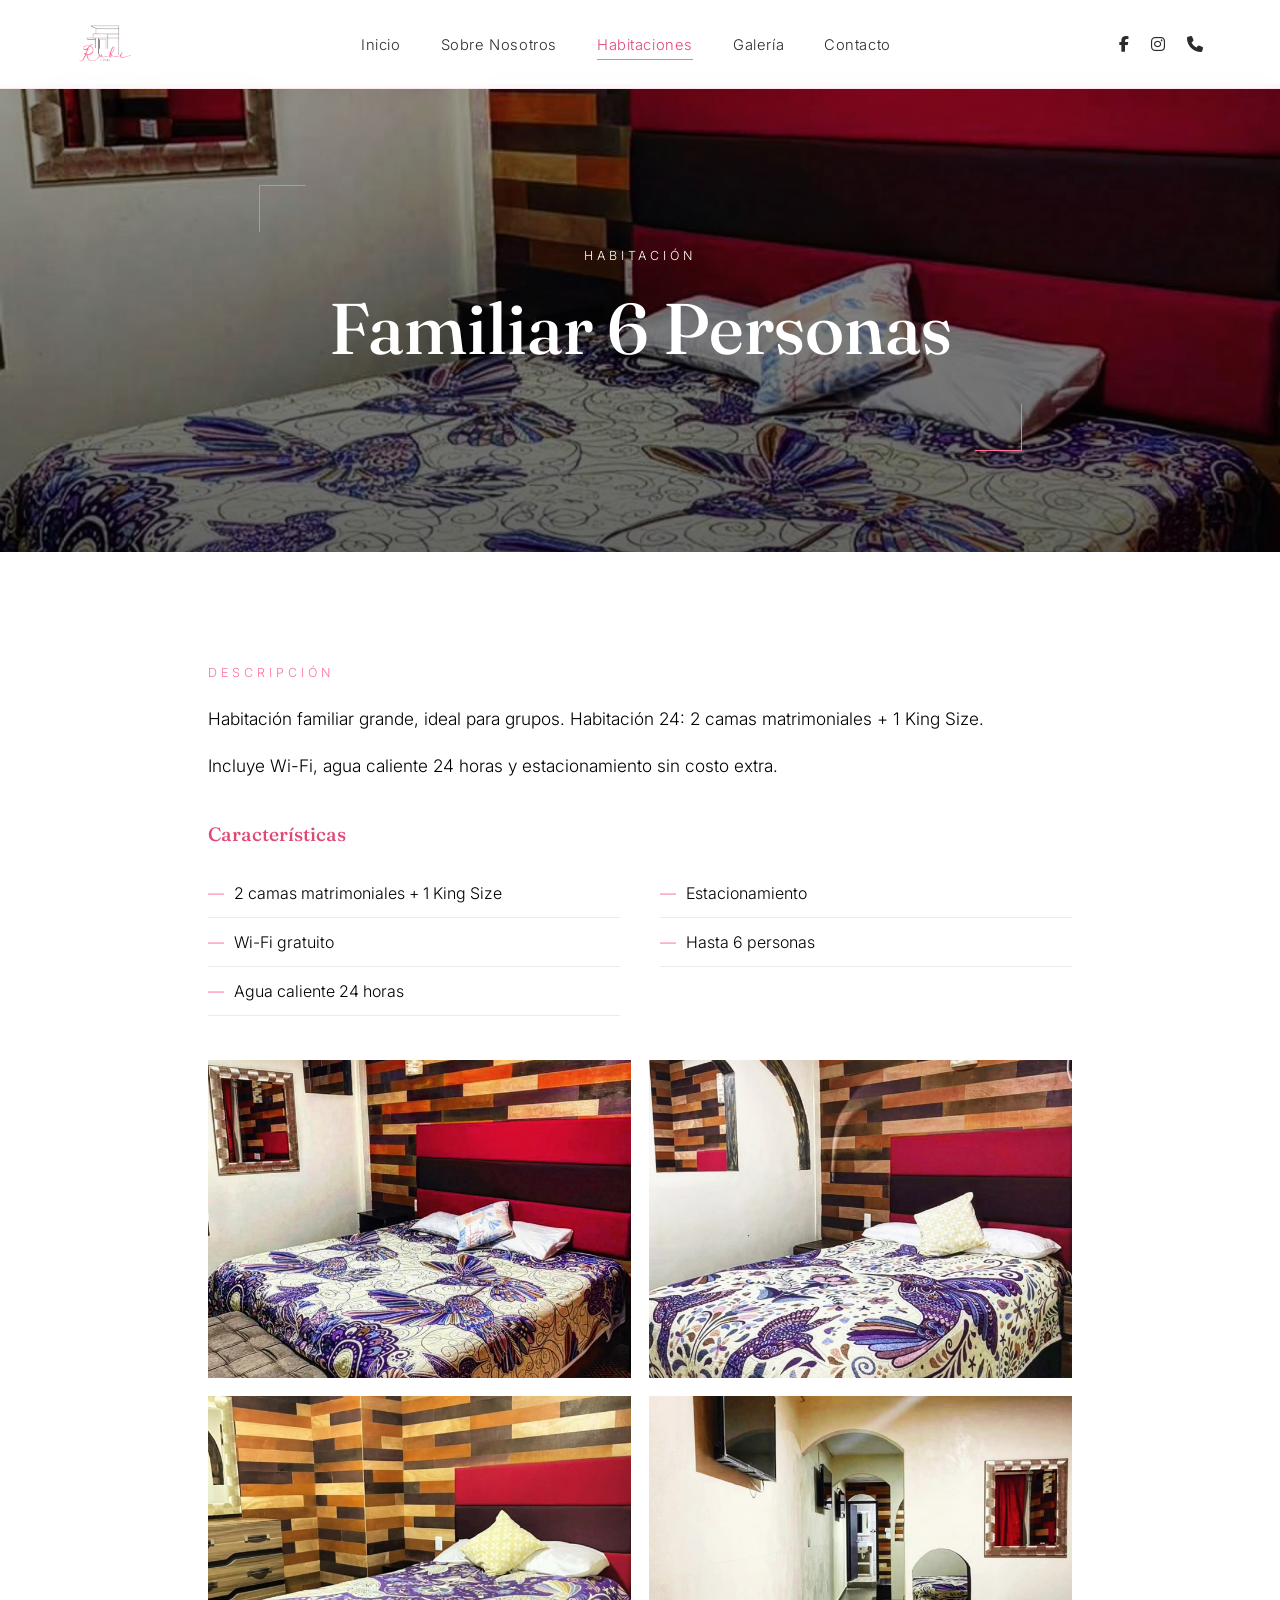
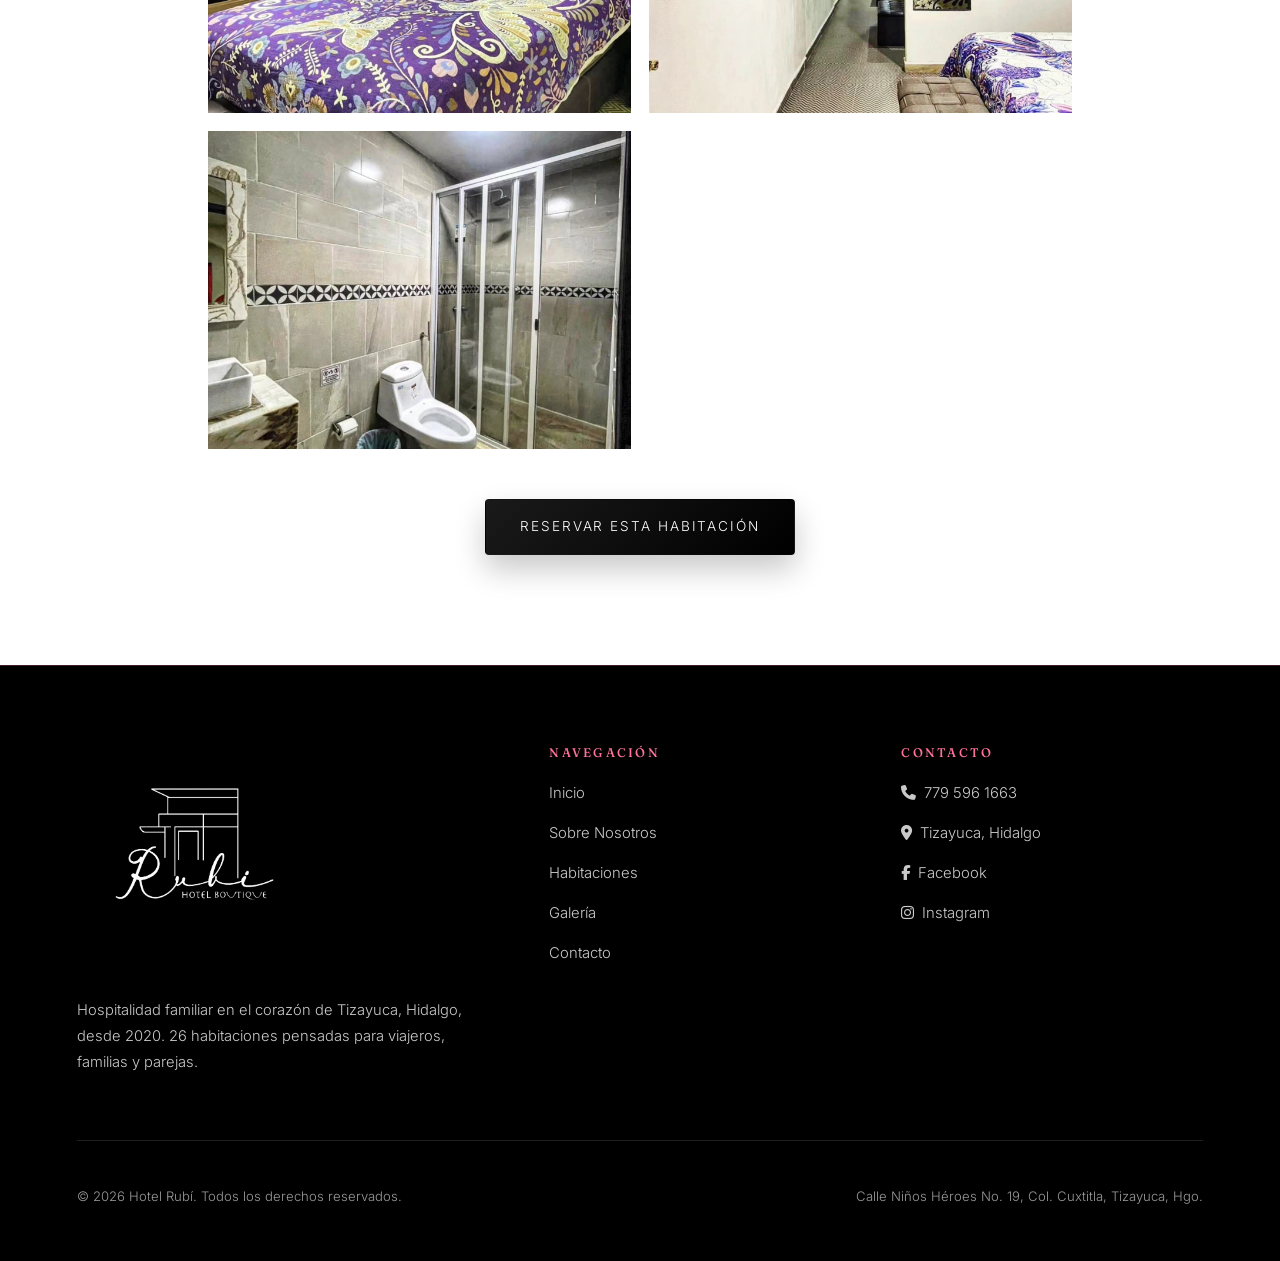
<file: detalle-familiar6.html>
<!DOCTYPE html>
<html lang="es">
<head>
<meta charset="UTF-8">
<meta name="viewport" content="width=device-width, initial-scale=1.0">
<title>Familiar 6 Personas — Hotel Rubí</title>
<meta name="description" content="Hotel Rubí, hospitalidad familiar en Tizayuca, Hidalgo. 26 habitaciones, Wi-Fi gratis, agua caliente 24 horas y estacionamiento.">
<link rel="preconnect" href="https://fonts.googleapis.com">
<link href="https://fonts.googleapis.com/css2?family=Fraunces:opsz,wght@9..144,300;9..144,400;9..144,500;9..144,600&family=Inter:wght@300;400;500;600&display=swap" rel="stylesheet">
<link rel="stylesheet" href="https://cdnjs.cloudflare.com/ajax/libs/font-awesome/6.6.0/css/all.min.css">
<link rel="stylesheet" href="css/style.css">
</head>
<body>
    <nav>
        <a href="index.html" class="nav-logo"><img src="img/logo.png" alt="Hotel Rubí"></a>
        <ul class="nav-links">
            <li><a href="index.html">Inicio</a></li>
            <li><a href="sobre-nosotros.html">Sobre Nosotros</a></li>
            <li><a href="habitaciones.html" class="active">Habitaciones</a></li>
            <li><a href="galeria.html">Galería</a></li>
            <li><a href="contacto.html">Contacto</a></li>
        </ul>
        <div class="nav-right">
            <a href="https://www.facebook.com/share/1CnUJTxRYL/" target="_blank" aria-label="Facebook"><i class="fab fa-facebook-f"></i></a>
            <a href="https://www.instagram.com/hotelboutiquer" target="_blank" aria-label="Instagram"><i class="fab fa-instagram"></i></a>
            <a href="tel:7795961663" aria-label="Llamar"><i class="fas fa-phone"></i></a>
        </div>
        <button class="nav-toggle" aria-label="Abrir menú"><i class="fas fa-bars"></i></button>
    </nav>
<br>
<br>
<br>
    <section class="hero hero-sm">
        <div class="hero-media"><div class="img-frame " data-label="Coloca aquí: img/hero-familiar6.jpg"><img src="img/hotel_rubi_familiar6p_1.jpg" alt="Familiar 6 Personas" loading="lazy"></div></div>
        <div class="hero-content framed">
            <div class="eyebrow" style="justify-content:center;">Habitación</div>
            <h1>Familiar 6 Personas</h1>
        </div>
    </section>

    <section class="section">
        <div class="container" style="max-width:1000px;">
            <div class="eyebrow">Descripción</div>
            <p style="color:var(--text-muted); font-size:1.08rem;">Habitación familiar grande, ideal para grupos. Habitación 24: 2 camas matrimoniales + 1 King Size.</p>
            <p style="color:var(--text-muted); font-size:1.08rem;">Incluye Wi-Fi, agua caliente 24 horas y estacionamiento sin costo extra.</p>

            <h3 style="margin-top:2.6rem; font-size:1.2rem; color:var(--gold-soft);">Características</h3>
            <ul class="features-list">
                <li>2 camas matrimoniales + 1 King Size</li>
                <li>Wi-Fi gratuito</li>
                <li>Agua caliente 24 horas</li>
                <li>Estacionamiento</li>
                <li>Hasta 6 personas</li>
            </ul>

            <div class="gallery-detail">
                <div class="img-frame " data-label="Coloca aquí: img/familiar6-1.jpg"><img src="img/hotel_rubi_familiar6p_1.jpg" alt="Familiar 6 Personas — foto 1" loading="lazy"></div>
                <div class="img-frame " data-label="Coloca aquí: img/familiar6-2.jpg"><img src="img/hotel_rubi_familiar6p_2.jpg" alt="Familiar 6 Personas — foto 2" loading="lazy"></div>
                <div class="img-frame " data-label="Coloca aquí: img/familiar6-3.jpg"><img src="img/hotel_rubi_familiar6p_3.jpg" alt="Familiar 6 Personas — foto 3" loading="lazy"></div>
                <div class="img-frame " data-label="Coloca aquí: img/familiar6-2.jpg"><img src="img/hotel_rubi_familiar6p_4.jpg" alt="Familiar 6 Personas — foto 2" loading="lazy"></div>
                <div class="img-frame " data-label="Coloca aquí: img/familiar6-3.jpg"><img src="img/hotel_rubi_baño_familiar6p.jpg" alt="Familiar 6 Personas — foto 3" loading="lazy"></div>
            </div>

            <div style="text-align:center; margin-top:50px;">
                <a href="contacto.html" class="btn btn-solid">Reservar esta habitación</a>
            </div>
        </div>
    </section>
    <footer>
        <div class="footer-grid">
            <div>
                <div class="footer-logo"><img src="img/1000559428.png" alt="Hotel Rubí"></div>
                <p>Hospitalidad familiar en el corazón de Tizayuca, Hidalgo, desde 2020. 26 habitaciones pensadas para viajeros, familias y parejas.</p>
            </div>
            <div class="footer-col">
                <h4>Navegación</h4>
                <ul>
                    <li><a href="index.html">Inicio</a></li>
                    <li><a href="sobre-nosotros.html">Sobre Nosotros</a></li>
                    <li><a href="habitaciones.html">Habitaciones</a></li>
                    <li><a href="galeria.html">Galería</a></li>
                    <li><a href="contacto.html">Contacto</a></li>
                </ul>
            </div>
            <div class="footer-col">
                <h4>Contacto</h4>
                <ul>
                    <li><a href="tel:7795961663"><i class="fas fa-phone" style="margin-right:8px;"></i>779 596 1663</a></li>
                    <li><a href="https://maps.app.goo.gl/82hrW9SH6mD1bFYG8" target="_blank"><i class="fas fa-location-dot" style="margin-right:8px;"></i>Tizayuca, Hidalgo</a></li>
                    <li><a href="https://www.facebook.com/share/1CnUJTxRYL/" target="_blank"><i class="fab fa-facebook-f" style="margin-right:8px;"></i>Facebook</a></li>
                    <li><a href="https://www.instagram.com/hotelboutiquer" target="_blank"><i class="fab fa-instagram" style="margin-right:8px;"></i>Instagram</a></li>
                </ul>
            </div>
        </div>
        <div class="footer-bottom">
            <p>&copy; 2026 Hotel Rubí. Todos los derechos reservados.</p>
            <p>Calle Niños Héroes No. 19, Col. Cuxtitla, Tizayuca, Hgo.</p>
        </div>
    </footer>

    <script src="js/main.js"></script>
</body>
</html>
</file>
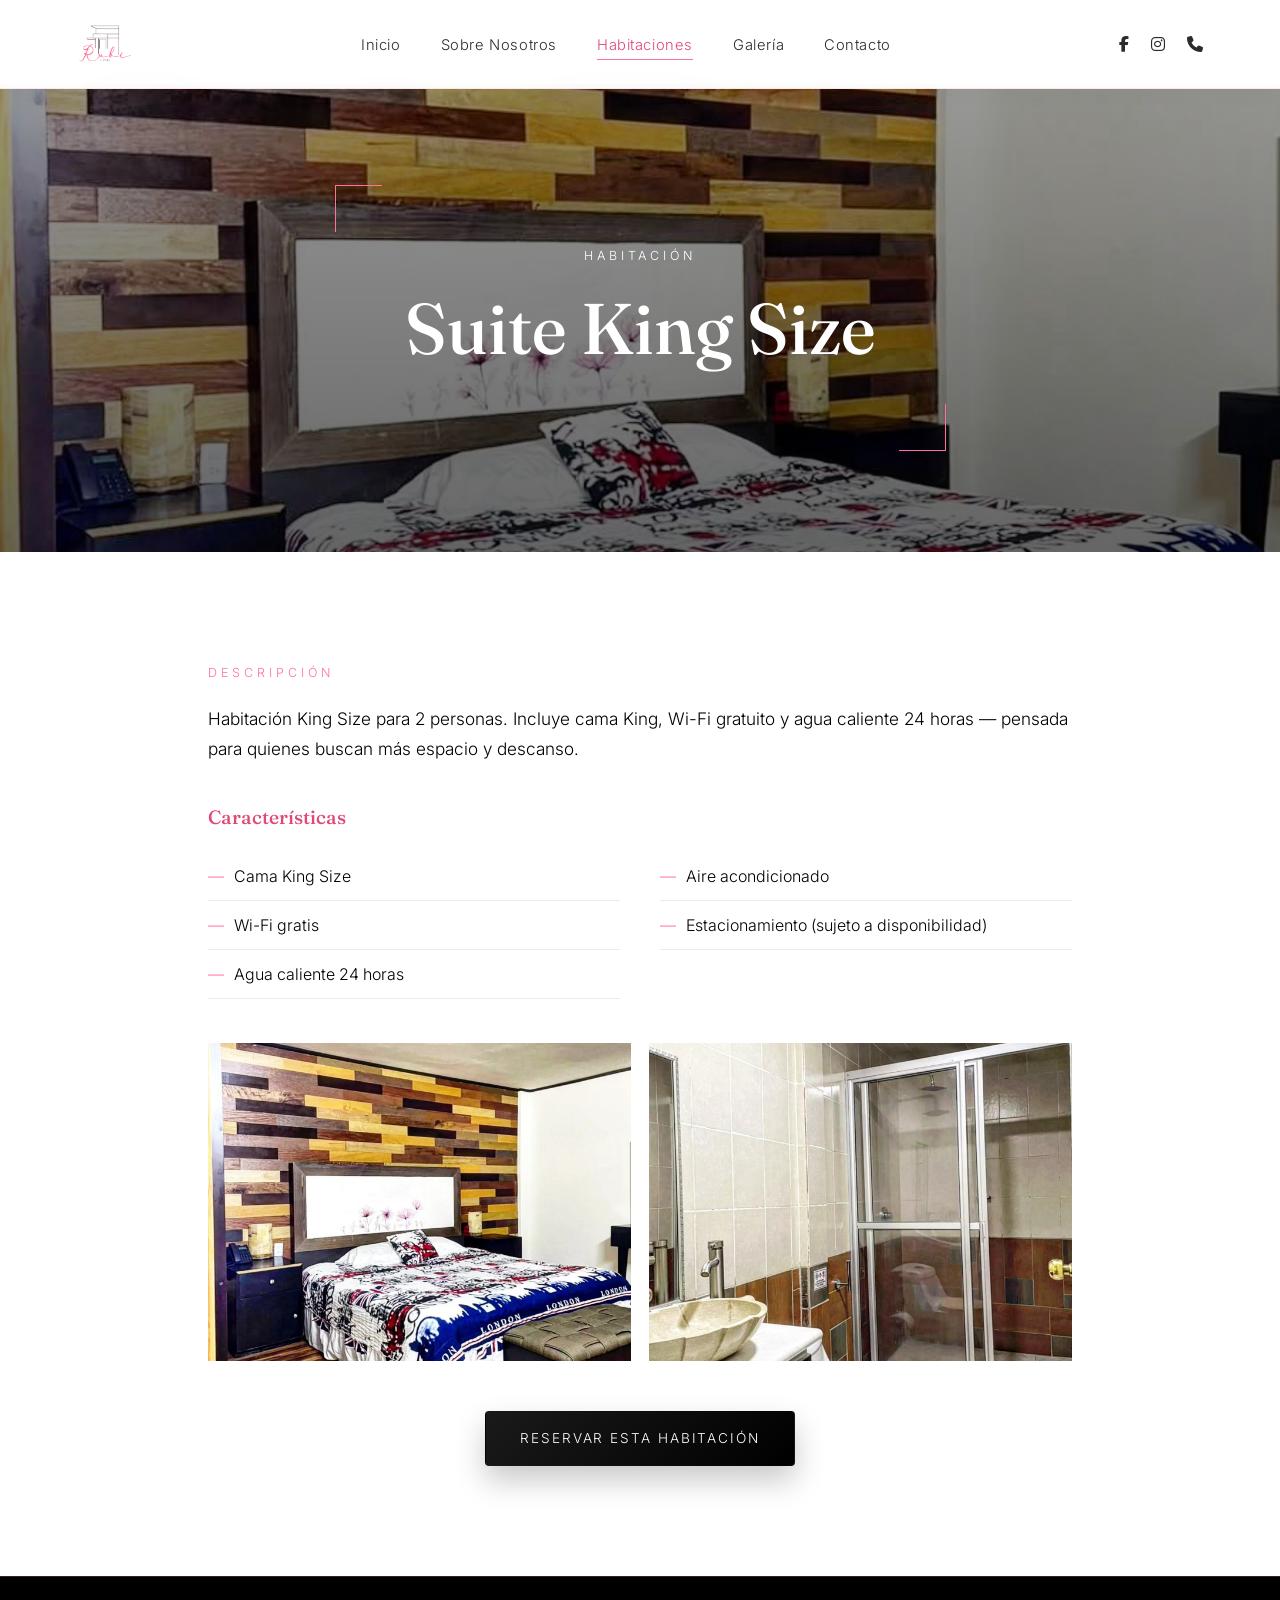
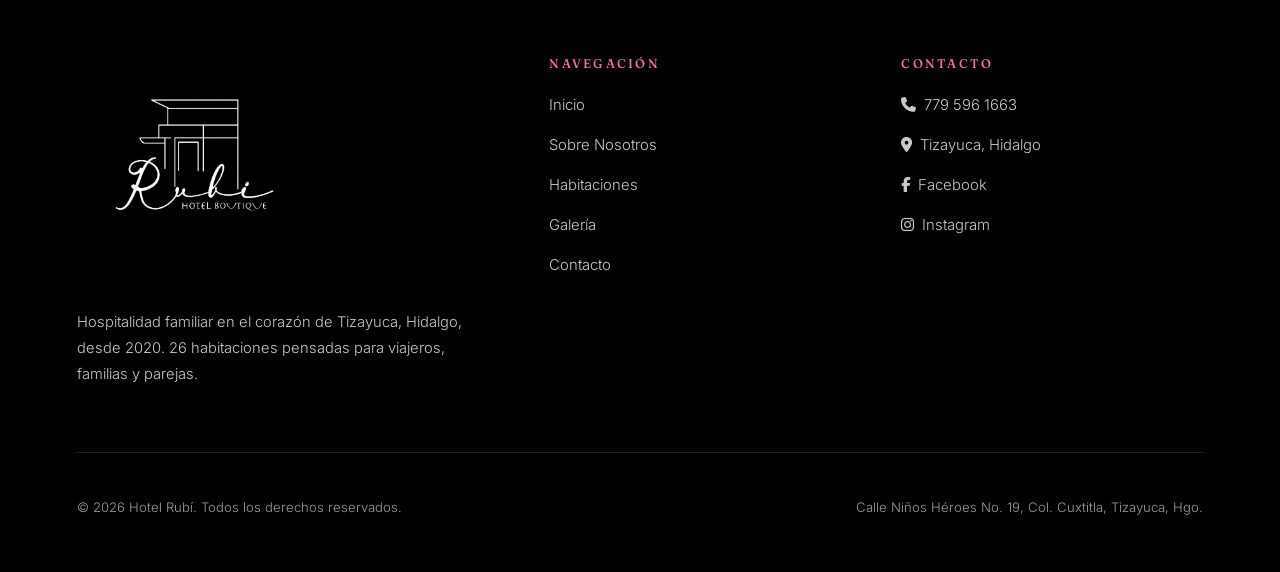
<file: detalle-king.html>
<!DOCTYPE html>
<html lang="es">
<head>
<meta charset="UTF-8">
<meta name="viewport" content="width=device-width, initial-scale=1.0">
<title>Suite King Size — Hotel Rubí</title>
<meta name="description" content="Hotel Rubí, hospitalidad familiar en Tizayuca, Hidalgo. 26 habitaciones, Wi-Fi gratis, agua caliente 24 horas y estacionamiento.">
<link rel="preconnect" href="https://fonts.googleapis.com">
<link href="https://fonts.googleapis.com/css2?family=Fraunces:opsz,wght@9..144,300;9..144,400;9..144,500;9..144,600&family=Inter:wght@300;400;500;600&display=swap" rel="stylesheet">
<link rel="stylesheet" href="https://cdnjs.cloudflare.com/ajax/libs/font-awesome/6.6.0/css/all.min.css">
<link rel="stylesheet" href="css/style.css">
</head>
<body>
    <nav>
        <a href="index.html" class="nav-logo"><img src="img/logo.png" alt="Hotel Rubí"></a>
        <ul class="nav-links">
            <li><a href="index.html">Inicio</a></li>
            <li><a href="sobre-nosotros.html">Sobre Nosotros</a></li>
            <li><a href="habitaciones.html" class="active">Habitaciones</a></li>
            <li><a href="galeria.html">Galería</a></li>
            <li><a href="contacto.html">Contacto</a></li>
        </ul>
        <div class="nav-right">
            <a href="https://www.facebook.com/share/1CnUJTxRYL/" target="_blank" aria-label="Facebook"><i class="fab fa-facebook-f"></i></a>
            <a href="https://www.instagram.com/hotelboutiquer" target="_blank" aria-label="Instagram"><i class="fab fa-instagram"></i></a>
            <a href="tel:7795961663" aria-label="Llamar"><i class="fas fa-phone"></i></a>
        </div>
        <button class="nav-toggle" aria-label="Abrir menú"><i class="fas fa-bars"></i></button>
    </nav>
<br>
<br>
<br>
    <section class="hero hero-sm">
        <div class="hero-media"><div class="img-frame " data-label="Coloca aquí: img/hero-king.jpg"><img src="img/hero-king.jpg" alt="Suite King Size" loading="lazy"></div></div>
        <div class="hero-content framed">
            <div class="eyebrow" style="justify-content:center;">Habitación</div>
            <h1>Suite King Size</h1>
        </div>
    </section>

    <section class="section">
        <div class="container" style="max-width:1000px;">
            <div class="eyebrow">Descripción</div>
            <p style="color:var(--text-muted); font-size:1.08rem;">Habitación King Size para 2 personas. Incluye cama King, Wi-Fi gratuito y agua caliente 24 horas — pensada para quienes buscan más espacio y descanso.</p>

            <h3 style="margin-top:2.6rem; font-size:1.2rem; color:var(--gold-soft);">Características</h3>
            <ul class="features-list">
                <li>Cama King Size</li>
                <li>Wi-Fi gratis</li>
                <li>Agua caliente 24 horas</li>
                <li>Aire acondicionado</li>
                <li>Estacionamiento (sujeto a disponibilidad)</li>
            </ul>

            <div class="gallery-detail">
                <div class="img-frame " data-label="Coloca aquí: img/king-1.jpg"><img src="img/room-king.jpg" alt="Suite King Size — foto 1" loading="lazy"></div>
                <div class="img-frame " data-label="Coloca aquí: img/king-2.jpg"><img src="img/king-1.jpg" alt="Suite King Size — foto 2" loading="lazy"></div>
                <!-- <div class="img-frame " data-label="Coloca aquí: img/king-3.jpg"><img src="img/king-3.jpg" alt="Suite King Size — foto 3" loading="lazy"></div> -->
            </div>

            <div style="text-align:center; margin-top:50px;">
                <a href="contacto.html" class="btn btn-solid">Reservar esta habitación</a>
            </div>
        </div>
    </section>
    <footer>
        <div class="footer-grid">
            <div>
                <div class="footer-logo"><img src="img/1000559428.png" alt="Hotel Rubí"></div>
                <p>Hospitalidad familiar en el corazón de Tizayuca, Hidalgo, desde 2020. 26 habitaciones pensadas para viajeros, familias y parejas.</p>
            </div>
            <div class="footer-col">
                <h4>Navegación</h4>
                <ul>
                    <li><a href="index.html">Inicio</a></li>
                    <li><a href="sobre-nosotros.html">Sobre Nosotros</a></li>
                    <li><a href="habitaciones.html">Habitaciones</a></li>
                    <li><a href="galeria.html">Galería</a></li>
                    <li><a href="contacto.html">Contacto</a></li>
                </ul>
            </div>
            <div class="footer-col">
                <h4>Contacto</h4>
                <ul>
                    <li><a href="tel:7795961663"><i class="fas fa-phone" style="margin-right:8px;"></i>779 596 1663</a></li>
                    <li><a href="https://maps.app.goo.gl/82hrW9SH6mD1bFYG8" target="_blank"><i class="fas fa-location-dot" style="margin-right:8px;"></i>Tizayuca, Hidalgo</a></li>
                    <li><a href="https://www.facebook.com/share/1CnUJTxRYL/" target="_blank"><i class="fab fa-facebook-f" style="margin-right:8px;"></i>Facebook</a></li>
                    <li><a href="https://www.instagram.com/hotelboutiquer" target="_blank"><i class="fab fa-instagram" style="margin-right:8px;"></i>Instagram</a></li>
                </ul>
            </div>
        </div>
        <div class="footer-bottom">
            <p>&copy; 2026 Hotel Rubí. Todos los derechos reservados.</p>
            <p>Calle Niños Héroes No. 19, Col. Cuxtitla, Tizayuca, Hgo.</p>
        </div>
    </footer>

    <script src="js/main.js"></script>
</body>
</html>
</file>
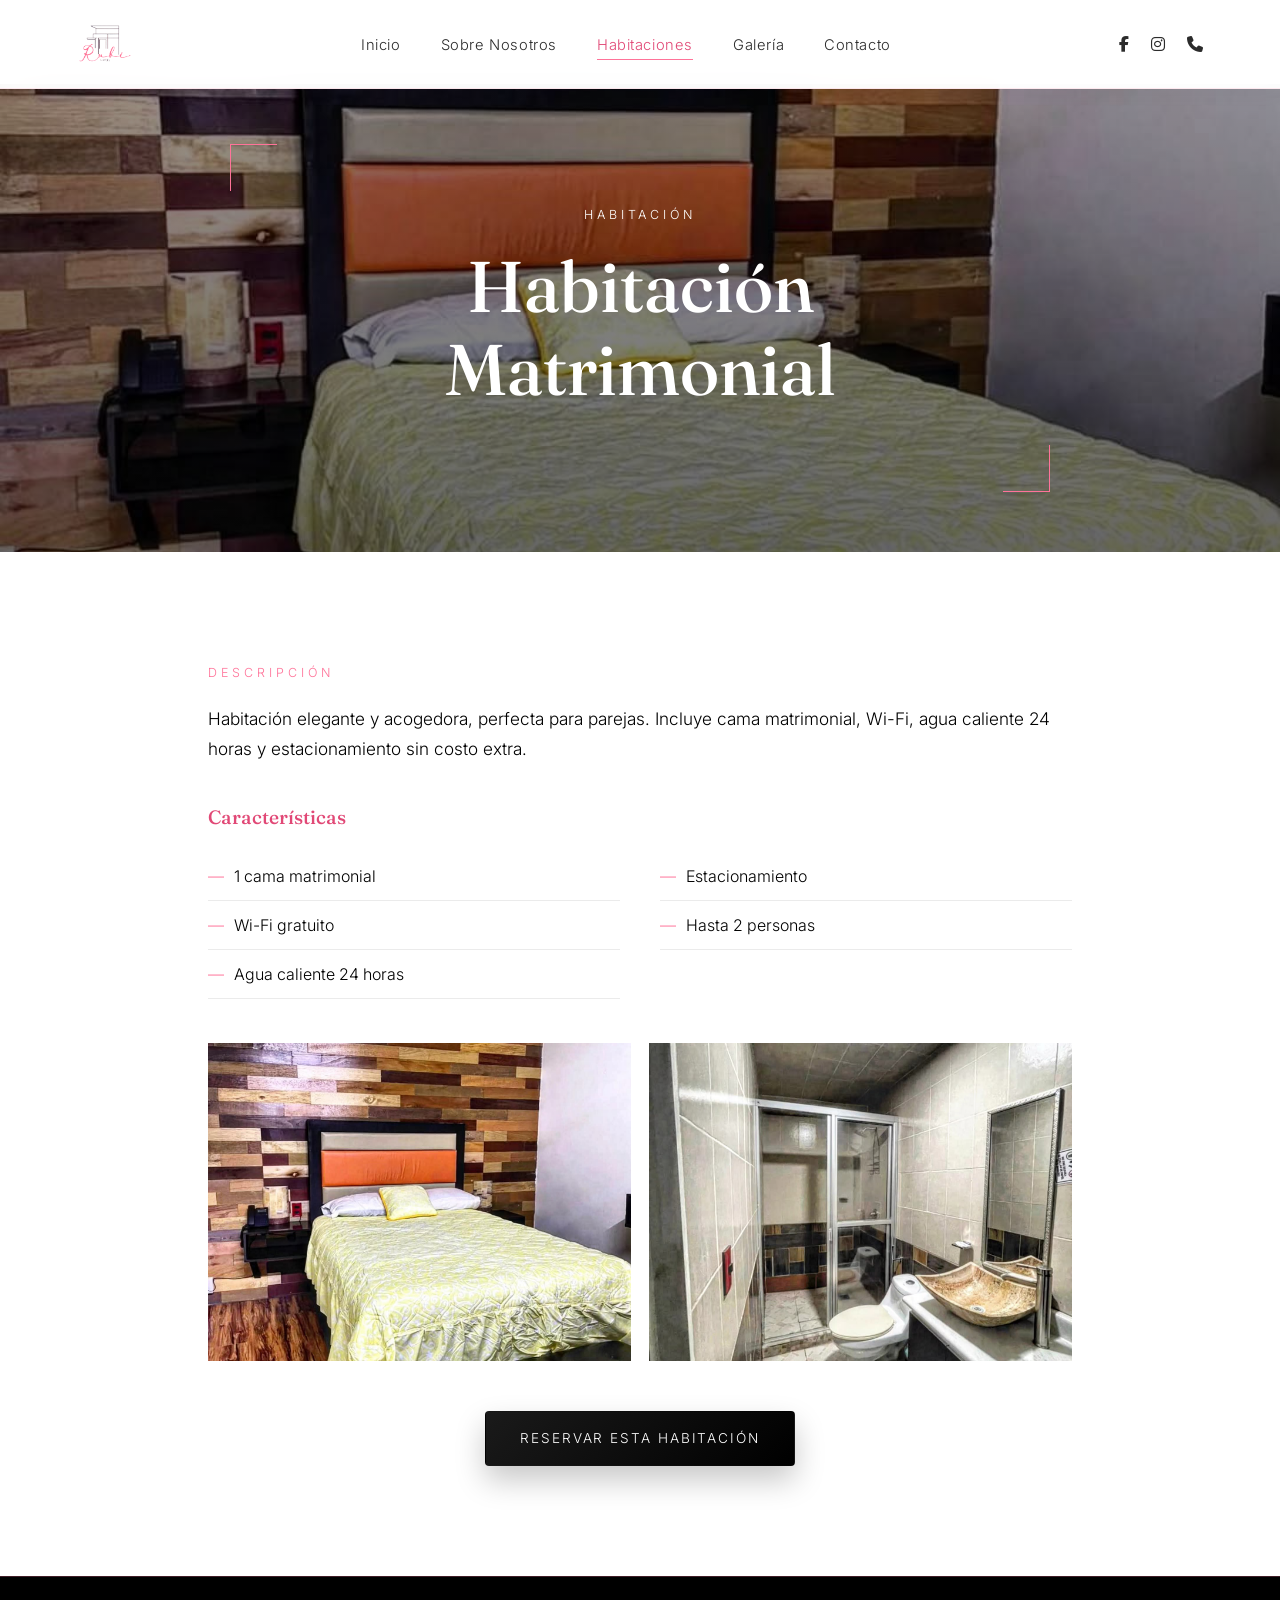
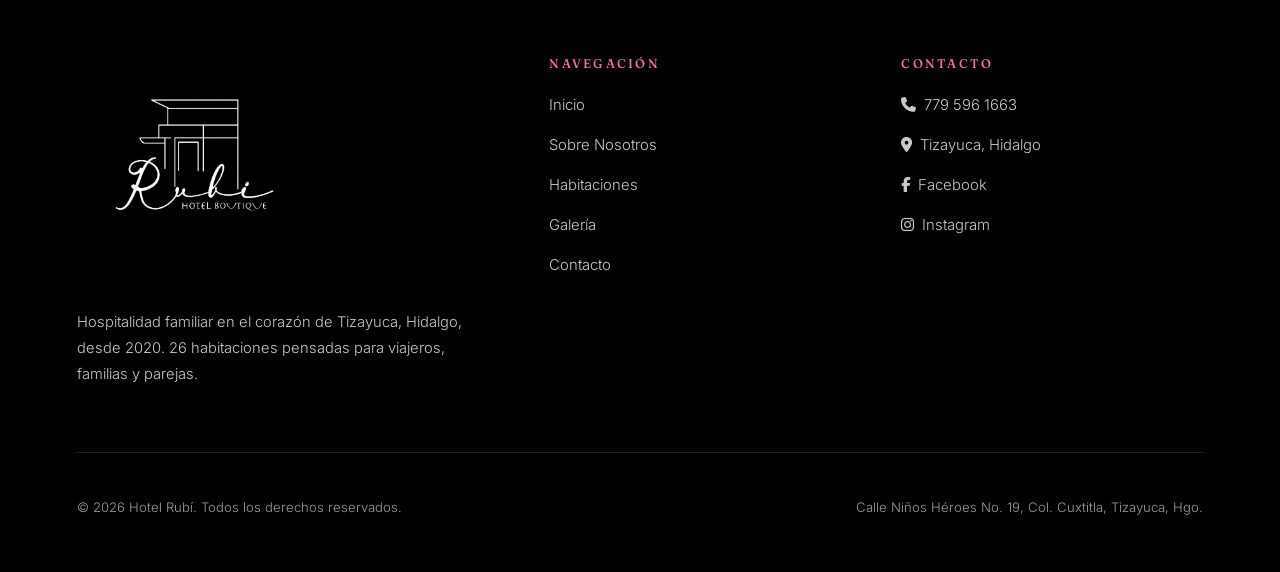
<file: detalle-matrimonial.html>
<!DOCTYPE html>
<html lang="es">
<head>
<meta charset="UTF-8">
<meta name="viewport" content="width=device-width, initial-scale=1.0">
<title>Habitación Matrimonial — Hotel Rubí</title>
<meta name="description" content="Hotel Rubí, hospitalidad familiar en Tizayuca, Hidalgo. 26 habitaciones, Wi-Fi gratis, agua caliente 24 horas y estacionamiento.">
<link rel="preconnect" href="https://fonts.googleapis.com">
<link href="https://fonts.googleapis.com/css2?family=Fraunces:opsz,wght@9..144,300;9..144,400;9..144,500;9..144,600&family=Inter:wght@300;400;500;600&display=swap" rel="stylesheet">
<link rel="stylesheet" href="https://cdnjs.cloudflare.com/ajax/libs/font-awesome/6.6.0/css/all.min.css">
<link rel="stylesheet" href="css/style.css">
</head>
<body>
    <nav>
        <a href="index.html" class="nav-logo"><img src="img/logo.png" alt="Hotel Rubí"></a>
        <ul class="nav-links">
            <li><a href="index.html">Inicio</a></li>
            <li><a href="sobre-nosotros.html">Sobre Nosotros</a></li>
            <li><a href="habitaciones.html" class="active">Habitaciones</a></li>
            <li><a href="galeria.html">Galería</a></li>
            <li><a href="contacto.html">Contacto</a></li>
        </ul>
        <div class="nav-right">
            <a href="https://www.facebook.com/share/1CnUJTxRYL/" target="_blank" aria-label="Facebook"><i class="fab fa-facebook-f"></i></a>
            <a href="https://www.instagram.com/hotelboutiquer" target="_blank" aria-label="Instagram"><i class="fab fa-instagram"></i></a>
            <a href="tel:7795961663" aria-label="Llamar"><i class="fas fa-phone"></i></a>
        </div>
        <button class="nav-toggle" aria-label="Abrir menú"><i class="fas fa-bars"></i></button>
    </nav>
<br>
<br>
<br>
    <section class="hero hero-sm">
        <div class="hero-media"><div class="img-frame " data-label="Coloca aquí: img/hero-matrimonial.jpg"><img src="img/hero-matrimonial.jpg" alt="Habitación Matrimonial" loading="lazy"></div></div>
        <div class="hero-content framed">
            <div class="eyebrow" style="justify-content:center;">Habitación</div>
            <h1>Habitación Matrimonial</h1>
        </div>
    </section>

    <section class="section">
        <div class="container" style="max-width:1000px;">
            <div class="eyebrow">Descripción</div>
            <p style="color:var(--text-muted); font-size:1.08rem;">Habitación elegante y acogedora, perfecta para parejas. Incluye cama matrimonial, Wi-Fi, agua caliente 24 horas y estacionamiento sin costo extra.</p>

            <h3 style="margin-top:2.6rem; font-size:1.2rem; color:var(--gold-soft);">Características</h3>
            <ul class="features-list">
                <li>1 cama matrimonial</li>
                <li>Wi-Fi gratuito</li>
                <li>Agua caliente 24 horas</li>
                <li>Estacionamiento</li>
                <li>Hasta 2 personas</li>
            </ul>

            <div class="gallery-detail">
                <div class="img-frame " data-label="Coloca aquí: img/room-matrimonial.jpg"><img src="img/room-matrimonial.jpg" alt="Habitación Matrimonial — foto 1" loading="lazy"></div>
                <div class="img-frame " data-label="Coloca aquí: img/matrimonial-2.jpg"><img src="img/hotel_rubi_baño_1.jpg" alt="Habitación Matrimonial — foto 2" loading="lazy"></div>
                <!-- <div class="img-frame " data-label="Coloca aquí: img/matrimonial-3.jpg"><img src="img/matrimonial-3.jpg" alt="Habitación Matrimonial — foto 3" loading="lazy"></div> -->
            </div>

            <div style="text-align:center; margin-top:50px;">
                <a href="contacto.html" class="btn btn-solid">Reservar esta habitación</a>
            </div>
        </div>
    </section>
    <footer>
        <div class="footer-grid">
            <div>
                <div class="footer-logo"><img src="img/1000559428.png" alt="Hotel Rubí"></div>
                <p>Hospitalidad familiar en el corazón de Tizayuca, Hidalgo, desde 2020. 26 habitaciones pensadas para viajeros, familias y parejas.</p>
            </div>
            <div class="footer-col">
                <h4>Navegación</h4>
                <ul>
                    <li><a href="index.html">Inicio</a></li>
                    <li><a href="sobre-nosotros.html">Sobre Nosotros</a></li>
                    <li><a href="habitaciones.html">Habitaciones</a></li>
                    <li><a href="galeria.html">Galería</a></li>
                    <li><a href="contacto.html">Contacto</a></li>
                </ul>
            </div>
            <div class="footer-col">
                <h4>Contacto</h4>
                <ul>
                    <li><a href="tel:7795961663"><i class="fas fa-phone" style="margin-right:8px;"></i>779 596 1663</a></li>
                    <li><a href="https://maps.app.goo.gl/82hrW9SH6mD1bFYG8" target="_blank"><i class="fas fa-location-dot" style="margin-right:8px;"></i>Tizayuca, Hidalgo</a></li>
                    <li><a href="https://www.facebook.com/share/1CnUJTxRYL/" target="_blank"><i class="fab fa-facebook-f" style="margin-right:8px;"></i>Facebook</a></li>
                    <li><a href="https://www.instagram.com/hotelboutiquer" target="_blank"><i class="fab fa-instagram" style="margin-right:8px;"></i>Instagram</a></li>
                </ul>
            </div>
        </div>
        <div class="footer-bottom">
            <p>&copy; 2026 Hotel Rubí. Todos los derechos reservados.</p>
            <p>Calle Niños Héroes No. 19, Col. Cuxtitla, Tizayuca, Hgo.</p>
        </div>
    </footer>

    <script src="js/main.js"></script>
</body>
</html>
</file>
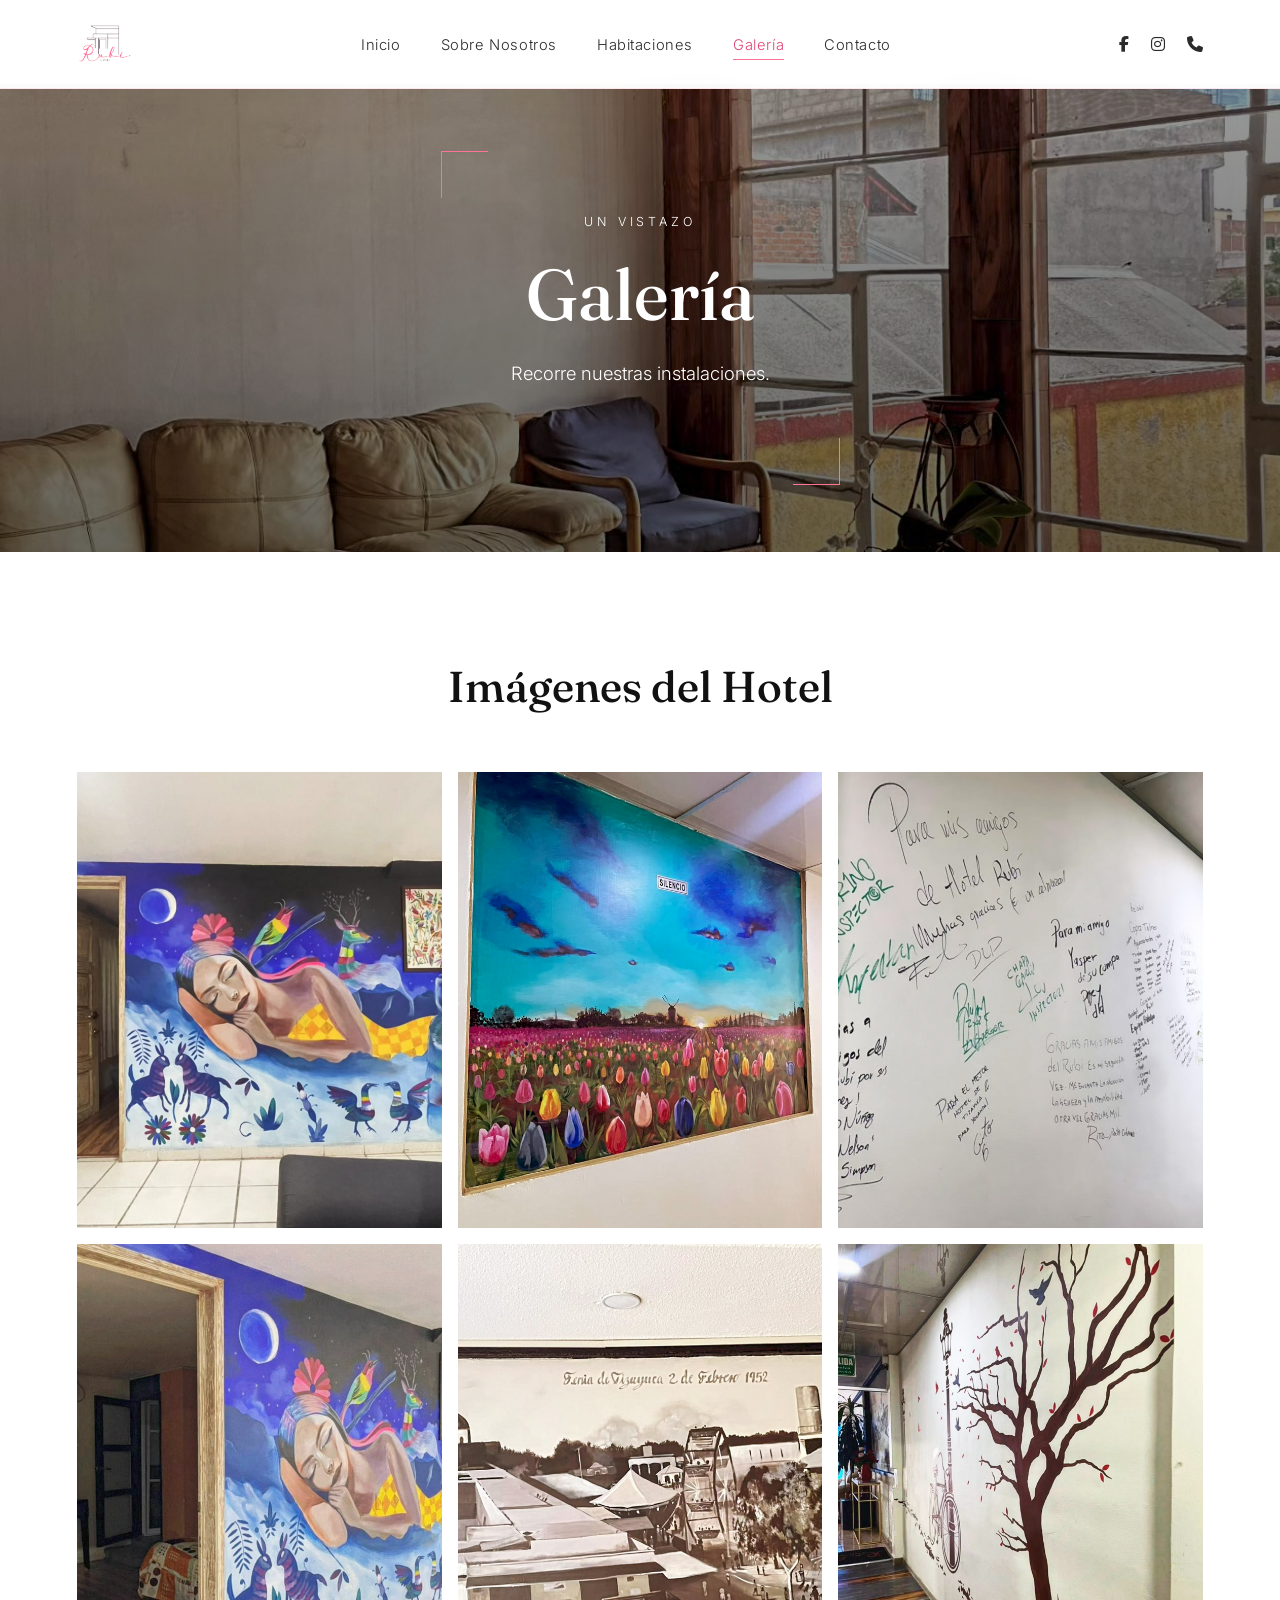
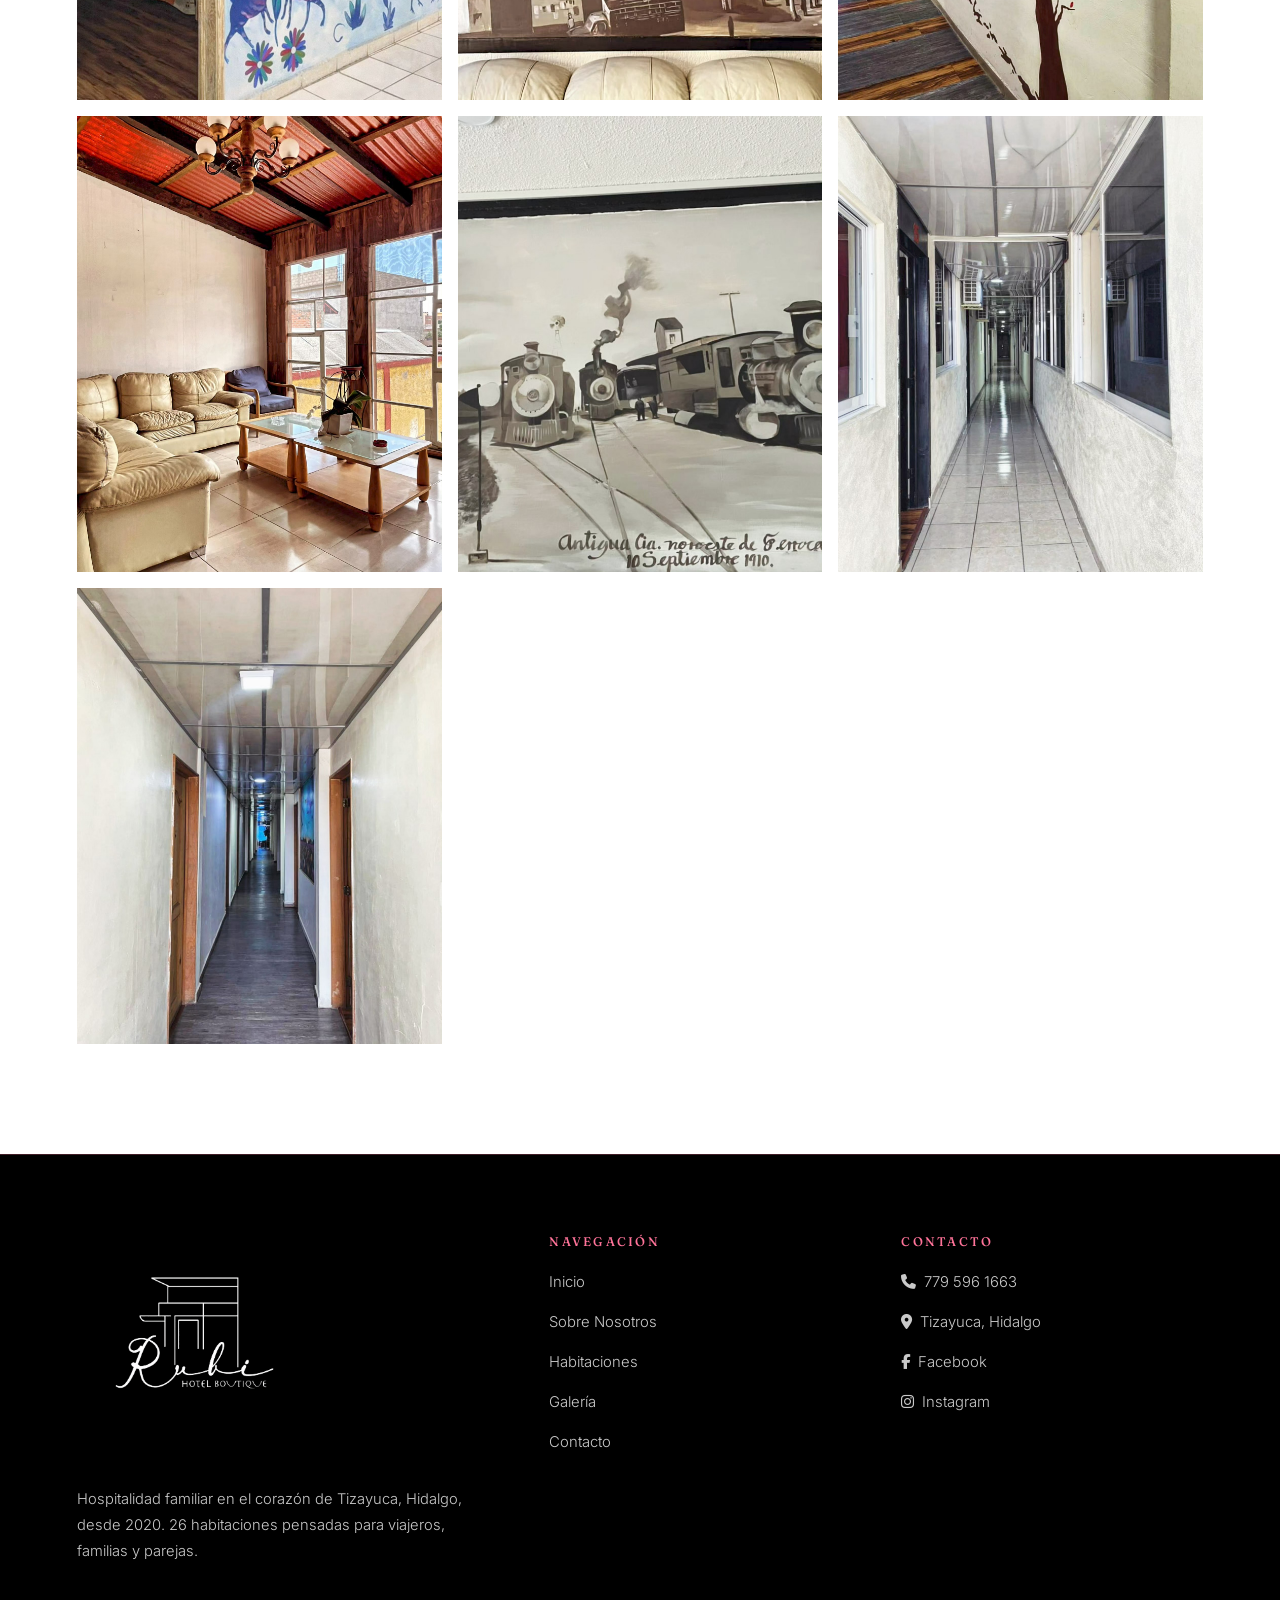
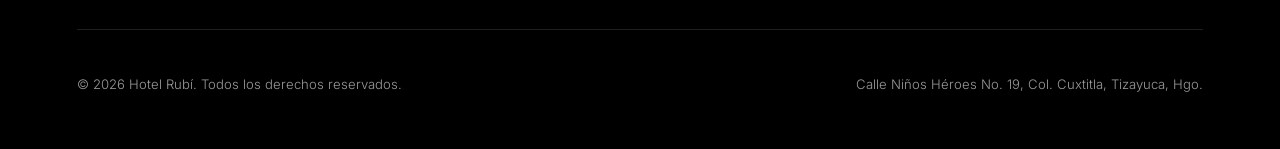
<file: galeria.html>
<!DOCTYPE html>
<html lang="es">
<head>
<meta charset="UTF-8">
<meta name="viewport" content="width=device-width, initial-scale=1.0">
<title>Galería — Hotel Rubí</title>
<meta name="description" content="Hotel Rubí, hospitalidad familiar en Tizayuca, Hidalgo. 26 habitaciones, Wi-Fi gratis, agua caliente 24 horas y estacionamiento.">
<link rel="preconnect" href="https://fonts.googleapis.com">
<link href="https://fonts.googleapis.com/css2?family=Fraunces:opsz,wght@9..144,300;9..144,400;9..144,500;9..144,600&family=Inter:wght@300;400;500;600&display=swap" rel="stylesheet">
<link rel="stylesheet" href="https://cdnjs.cloudflare.com/ajax/libs/font-awesome/6.6.0/css/all.min.css">
<link rel="stylesheet" href="css/style.css">
</head>
<body>
    <nav>
        <a href="index.html" class="nav-logo"><img src="img/logo.png" alt="Hotel Rubí"></a>
        <ul class="nav-links">
            <li><a href="index.html">Inicio</a></li>
            <li><a href="sobre-nosotros.html">Sobre Nosotros</a></li>
            <li><a href="habitaciones.html">Habitaciones</a></li>
            <li><a href="galeria.html" class="active">Galería</a></li>
            <li><a href="contacto.html">Contacto</a></li>
        </ul>
        <div class="nav-right">
            <a href="https://www.facebook.com/share/1CnUJTxRYL/" target="_blank" aria-label="Facebook"><i class="fab fa-facebook-f"></i></a>
            <a href="https://www.instagram.com/hotelboutiquer" target="_blank" aria-label="Instagram"><i class="fab fa-instagram"></i></a>
            <a href="tel:7795961663" aria-label="Llamar"><i class="fas fa-phone"></i></a>
        </div>
        <button class="nav-toggle" aria-label="Abrir menú"><i class="fas fa-bars"></i></button>
    </nav>
<br>
<br>
<br>
    <section class="hero hero-sm">
        <div class="hero-media"><div class="img-frame " data-label="Coloca aquí: img/hero-galeria.jpg"><img src="img/hotel_rubi_area_de_estar.jpg" alt="Galería del Hotel Rubí" loading="lazy"></div></div>
        <div class="hero-content framed">
            <div class="eyebrow" style="justify-content:center;">Un vistazo</div>
            <h1>Galería</h1>
            <p>Recorre nuestras instalaciones.</p>
        </div>
    </section>

    <section class="section">
        <div class="section-head">
            <h2 class="section-title">Imágenes del Hotel</h2>
        </div>
        <div class="gallery-grid">
            <div class="img-frame " data-label="Coloca aquí: img/galeria-1.jpg"><img src="img/hotel_rubi_interiores2.jpg" alt="Fotografía 1 del Hotel Rubí" loading="lazy"></div>
            <div class="img-frame " data-label="Coloca aquí: img/galeria-2.jpg"><img src="img/hotrel_rubi_interiores1.jpg" alt="Fotografía 2 del Hotel Rubí" loading="lazy"></div>
            <div class="img-frame " data-label="Coloca aquí: img/galeria-3.jpg"><img src="img/hotel_rubi_interiores3.jpg" alt="Fotografía 3 del Hotel Rubí" loading="lazy"></div>
            <div class="img-frame " data-label="Coloca aquí: img/galeria-4.jpg"><img src="img/hotel_rubi_interiores4.jpg" alt="Fotografía 4 del Hotel Rubí" loading="lazy"></div>
            <div class="img-frame " data-label="Coloca aquí: img/galeria-5.jpg"><img src="img/hotel_rubi_interiores5.jpg" alt="Fotografía 5 del Hotel Rubí" loading="lazy"></div>
            <div class="img-frame " data-label="Coloca aquí: img/galeria-6.jpg"><img src="img/hotel_rubi_interiores6.jpg" alt="Fotografía 6 del Hotel Rubí" loading="lazy"></div>
            <div class="img-frame " data-label="Coloca aquí: img/galeria-8.jpg"><img src="img/hotel_rubi_area_de_estar.jpg" alt="Fotografía 8 del Hotel Rubí" loading="lazy"></div>
            <div class="img-frame " data-label="Coloca aquí: img/galeria-7.jpg"><img src="img/hotel_rubi_interiores7.jpg" alt="Fotografía 7 del Hotel Rubí" loading="lazy"></div>
            <div class="img-frame " data-label="Coloca aquí: img/galeria-9.jpg"><img src="img/hotel_rubi_pasillos1.jpg" alt="Fotografía 9 del Hotel Rubí" loading="lazy"></div>
            <div class="img-frame " data-label="Coloca aquí: img/galeria-9.jpg"><img src="img/hotel_rubi_pasillos2.jpg" alt="Fotografía 9 del Hotel Rubí" loading="lazy"></div>
        </div>
    </section>
    <footer>
        <div class="footer-grid">
            <div>
                <div class="footer-logo"><img src="img/1000559428.png" alt="Hotel Rubí"></div>
                <p>Hospitalidad familiar en el corazón de Tizayuca, Hidalgo, desde 2020. 26 habitaciones pensadas para viajeros, familias y parejas.</p>
            </div>
            <div class="footer-col">
                <h4>Navegación</h4>
                <ul>
                    <li><a href="index.html">Inicio</a></li>
                    <li><a href="sobre-nosotros.html">Sobre Nosotros</a></li>
                    <li><a href="habitaciones.html">Habitaciones</a></li>
                    <li><a href="galeria.html">Galería</a></li>
                    <li><a href="contacto.html">Contacto</a></li>
                </ul>
            </div>
            <div class="footer-col">
                <h4>Contacto</h4>
                <ul>
                    <li><a href="tel:7795961663"><i class="fas fa-phone" style="margin-right:8px;"></i>779 596 1663</a></li>
                    <li><a href="https://maps.app.goo.gl/82hrW9SH6mD1bFYG8" target="_blank"><i class="fas fa-location-dot" style="margin-right:8px;"></i>Tizayuca, Hidalgo</a></li>
                    <li><a href="https://www.facebook.com/share/1CnUJTxRYL/" target="_blank"><i class="fab fa-facebook-f" style="margin-right:8px;"></i>Facebook</a></li>
                    <li><a href="https://www.instagram.com/hotelboutiquer" target="_blank"><i class="fab fa-instagram" style="margin-right:8px;"></i>Instagram</a></li>
                </ul>
            </div>
        </div>
        <div class="footer-bottom">
            <p>&copy; 2026 Hotel Rubí. Todos los derechos reservados.</p>
            <p>Calle Niños Héroes No. 19, Col. Cuxtitla, Tizayuca, Hgo.</p>
        </div>
    </footer>

    <script src="js/main.js"></script>
</body>
</html>
</file>
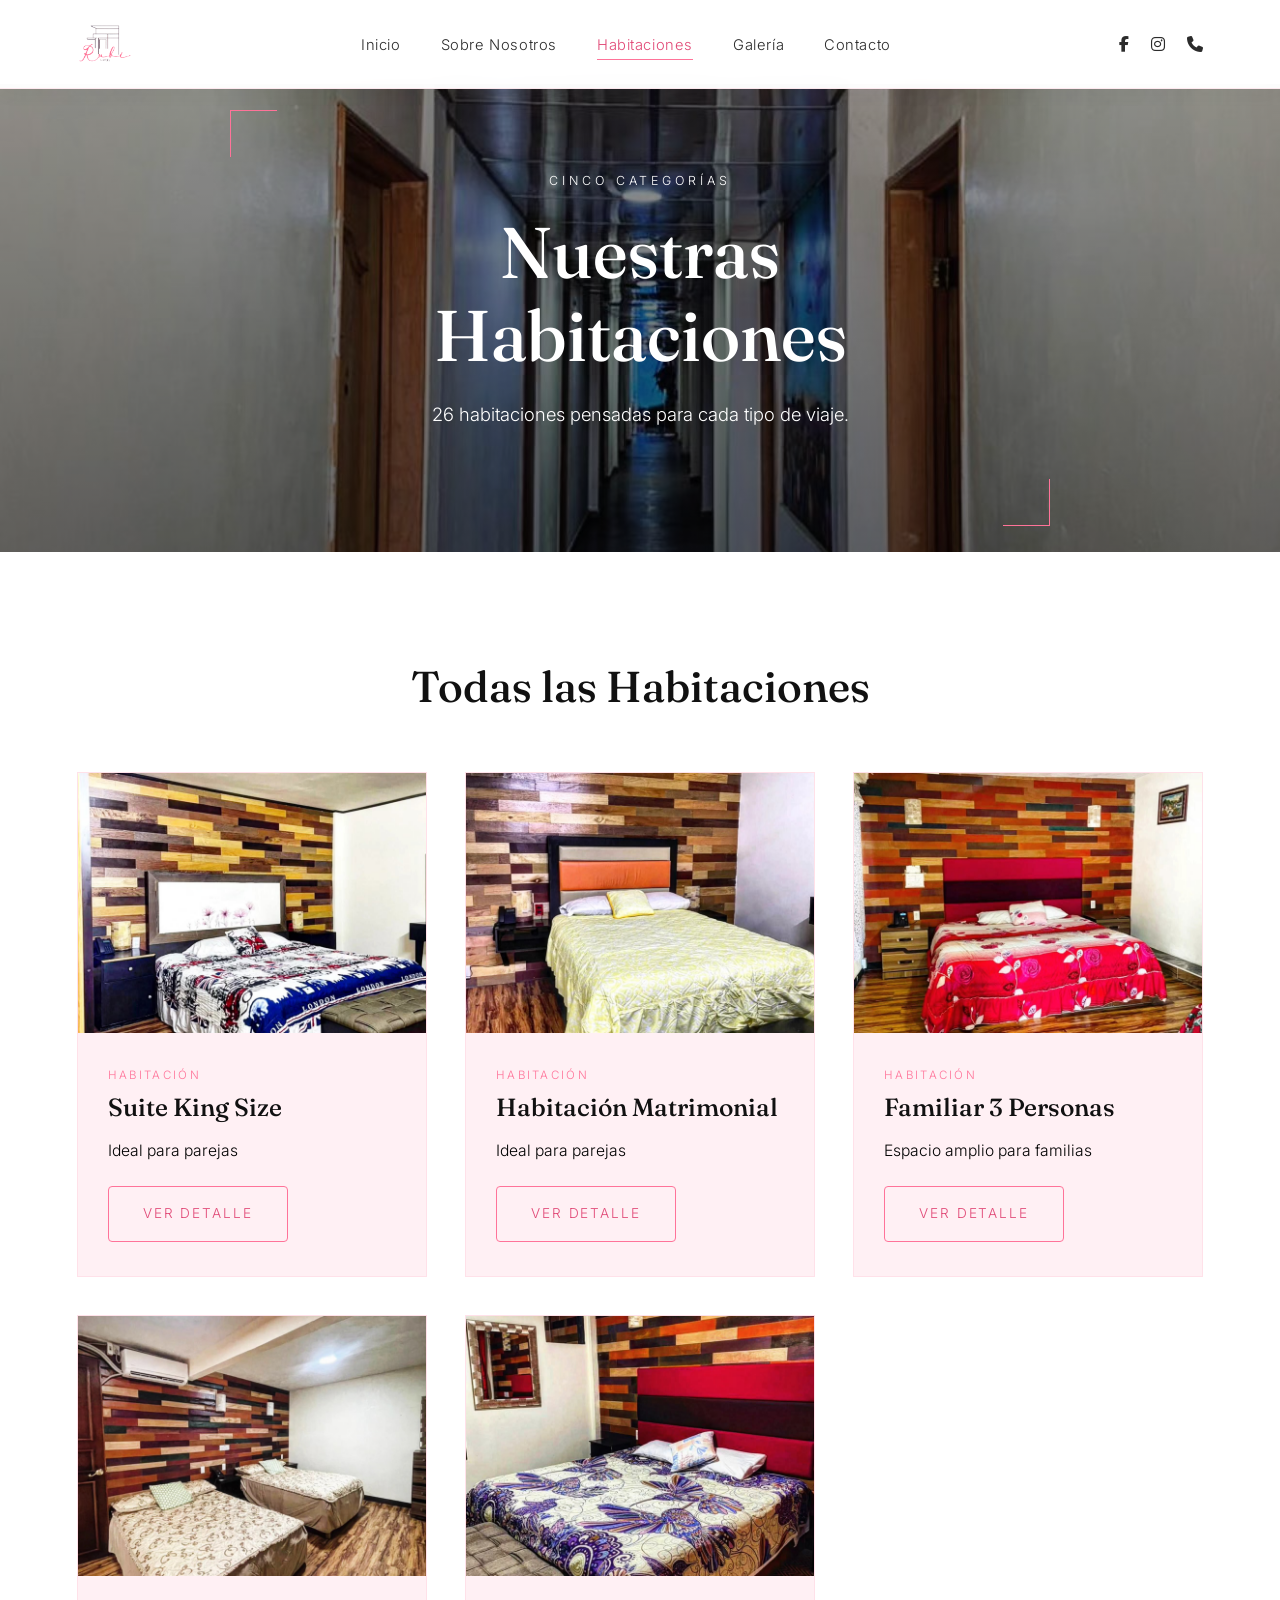
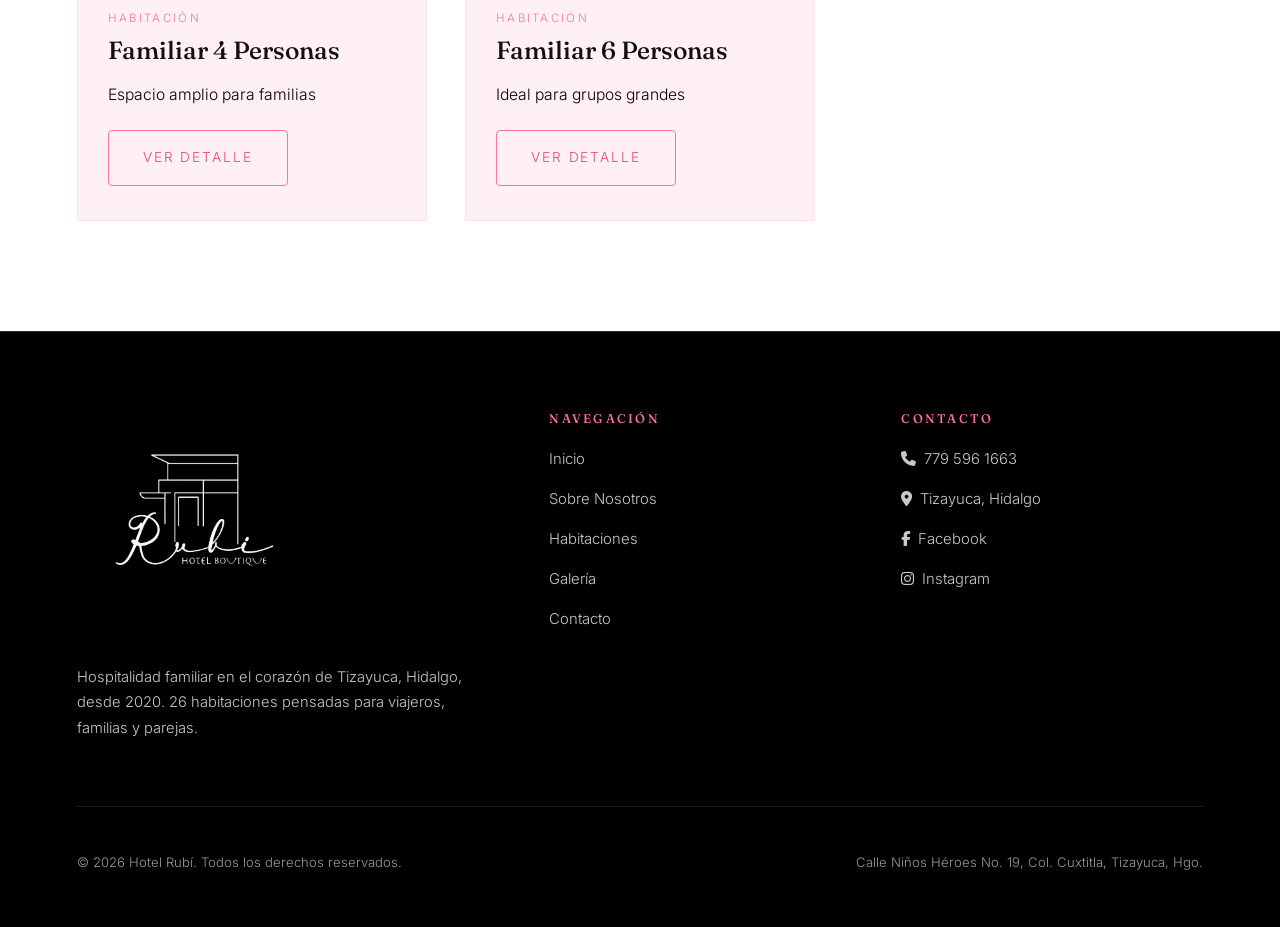
<file: habitaciones.html>
<!DOCTYPE html>
<html lang="es">
<head>
<meta charset="UTF-8">
<meta name="viewport" content="width=device-width, initial-scale=1.0">
<title>Habitaciones — Hotel Rubí</title>
<meta name="description" content="Hotel Rubí, hospitalidad familiar en Tizayuca, Hidalgo. 26 habitaciones, Wi-Fi gratis, agua caliente 24 horas y estacionamiento.">
<link rel="preconnect" href="https://fonts.googleapis.com">
<link href="https://fonts.googleapis.com/css2?family=Fraunces:opsz,wght@9..144,300;9..144,400;9..144,500;9..144,600&family=Inter:wght@300;400;500;600&display=swap" rel="stylesheet">
<link rel="stylesheet" href="https://cdnjs.cloudflare.com/ajax/libs/font-awesome/6.6.0/css/all.min.css">
<link rel="stylesheet" href="css/style.css">
</head>
<body>
    <nav>
        <a href="index.html" class="nav-logo"><img src="img/logo.png" alt="Hotel Rubí"></a>
        <ul class="nav-links">
            <li><a href="index.html">Inicio</a></li>
            <li><a href="sobre-nosotros.html">Sobre Nosotros</a></li>
            <li><a href="habitaciones.html" class="active">Habitaciones</a></li>
            <li><a href="galeria.html">Galería</a></li>
            <li><a href="contacto.html">Contacto</a></li>
        </ul>
        <div class="nav-right">
            <a href="https://www.facebook.com/share/1CnUJTxRYL/" target="_blank" aria-label="Facebook"><i class="fab fa-facebook-f"></i></a>
            <a href="https://www.instagram.com/hotelboutiquer" target="_blank" aria-label="Instagram"><i class="fab fa-instagram"></i></a>
            <a href="tel:7795961663" aria-label="Llamar"><i class="fas fa-phone"></i></a>
        </div>
        <button class="nav-toggle" aria-label="Abrir menú"><i class="fas fa-bars"></i></button>
    </nav>
<br>
<br>
<br>
    <section class="hero hero-sm">
        <div class="hero-media"><div class="img-frame " data-label="Coloca aquí: img/hero-habitaciones.jpg"><img src="img/hero-habitaciones.jpg" alt="Pasillo de habitaciones del Hotel Rubí" loading="lazy"></div></div>
        <div class="hero-content framed">
            <div class="eyebrow" style="justify-content:center;">Cinco categorías</div>
            <h1>Nuestras Habitaciones</h1>
            <p>26 habitaciones pensadas para cada tipo de viaje.</p>
        </div>
    </section>

    <section class="section">
        <div class="section-head">
            <h2 class="section-title">Todas las Habitaciones</h2>
        </div>
        <div class="rooms-grid">
            <div class="room-card">
                <div class="img-frame " data-label="Coloca aquí: img/room-king.jpg"><img src="img/room-king.jpg" alt="Suite King Size" loading="lazy"></div>
                <div class="room-info">
                    <span class="cap">Habitación</span>
                    <h3>Suite King Size</h3>
                    <p>Ideal para parejas</p>
                    <a href="detalle-king.html" class="btn">Ver Detalle</a>
                </div>
            </div>
            <div class="room-card">
                <div class="img-frame " data-label="Coloca aquí: img/room-matrimonial.jpg"><img src="img/room-matrimonial.jpg" alt="Habitación Matrimonial" loading="lazy"></div>
                <div class="room-info">
                    <span class="cap">Habitación</span>
                    <h3>Habitación Matrimonial</h3>
                    <p>Ideal para parejas</p>
                    <a href="detalle-matrimonial.html" class="btn">Ver Detalle</a>
                </div>
            </div>
            <div class="room-card">
                <div class="img-frame " data-label="Coloca aquí: img/room-familiar3.jpg"><img src="img/room-familiar3.jpg" alt="Familiar 3 Personas" loading="lazy"></div>
                <div class="room-info">
                    <span class="cap">Habitación</span>
                    <h3>Familiar 3 Personas</h3>
                    <p>Espacio amplio para familias</p>
                    <a href="detalle-familiar3.html" class="btn">Ver Detalle</a>
                </div>
            </div>
            <div class="room-card">
                <div class="img-frame " data-label="Coloca aquí: img/room-familiar4.jpg"><img src="img/familiar4-3.jpg" alt="Familiar 4 Personas" loading="lazy"></div>
                <div class="room-info">
                    <span class="cap">Habitación</span>
                    <h3>Familiar 4 Personas</h3>
                    <p>Espacio amplio para familias</p>
                    <a href="detalle-familiar4.html" class="btn">Ver Detalle</a>
                </div>
            </div>
            <div class="room-card">
                <div class="img-frame " data-label="Coloca aquí: img/room-familiar6.jpg"><img src="img/hotel_rubi_familiar6p_1.jpg" alt="Familiar 6 Personas" loading="lazy"></div>
                <div class="room-info">
                    <span class="cap">Habitación</span>
                    <h3>Familiar 6 Personas</h3>
                    <p>Ideal para grupos grandes</p>
                    <a href="detalle-familiar6.html" class="btn">Ver Detalle</a>
                </div>
            </div>
        </div>
    </section>
    <footer>
        <div class="footer-grid">
            <div>
                <div class="footer-logo"><img src="img/1000559428.png" alt="Hotel Rubí"></div>
                <p>Hospitalidad familiar en el corazón de Tizayuca, Hidalgo, desde 2020. 26 habitaciones pensadas para viajeros, familias y parejas.</p>
            </div>
            <div class="footer-col">
                <h4>Navegación</h4>
                <ul>
                    <li><a href="index.html">Inicio</a></li>
                    <li><a href="sobre-nosotros.html">Sobre Nosotros</a></li>
                    <li><a href="habitaciones.html">Habitaciones</a></li>
                    <li><a href="galeria.html">Galería</a></li>
                    <li><a href="contacto.html">Contacto</a></li>
                </ul>
            </div>
            <div class="footer-col">
                <h4>Contacto</h4>
                <ul>
                    <li><a href="tel:7795961663"><i class="fas fa-phone" style="margin-right:8px;"></i>779 596 1663</a></li>
                    <li><a href="https://maps.app.goo.gl/82hrW9SH6mD1bFYG8" target="_blank"><i class="fas fa-location-dot" style="margin-right:8px;"></i>Tizayuca, Hidalgo</a></li>
                    <li><a href="https://www.facebook.com/share/1CnUJTxRYL/" target="_blank"><i class="fab fa-facebook-f" style="margin-right:8px;"></i>Facebook</a></li>
                    <li><a href="https://www.instagram.com/hotelboutiquer" target="_blank"><i class="fab fa-instagram" style="margin-right:8px;"></i>Instagram</a></li>
                </ul>
            </div>
        </div>
        <div class="footer-bottom">
            <p>&copy; 2026 Hotel Rubí. Todos los derechos reservados.</p>
            <p>Calle Niños Héroes No. 19, Col. Cuxtitla, Tizayuca, Hgo.</p>
        </div>
    </footer>

    <script src="js/main.js"></script>
</body>
</html>
</file>
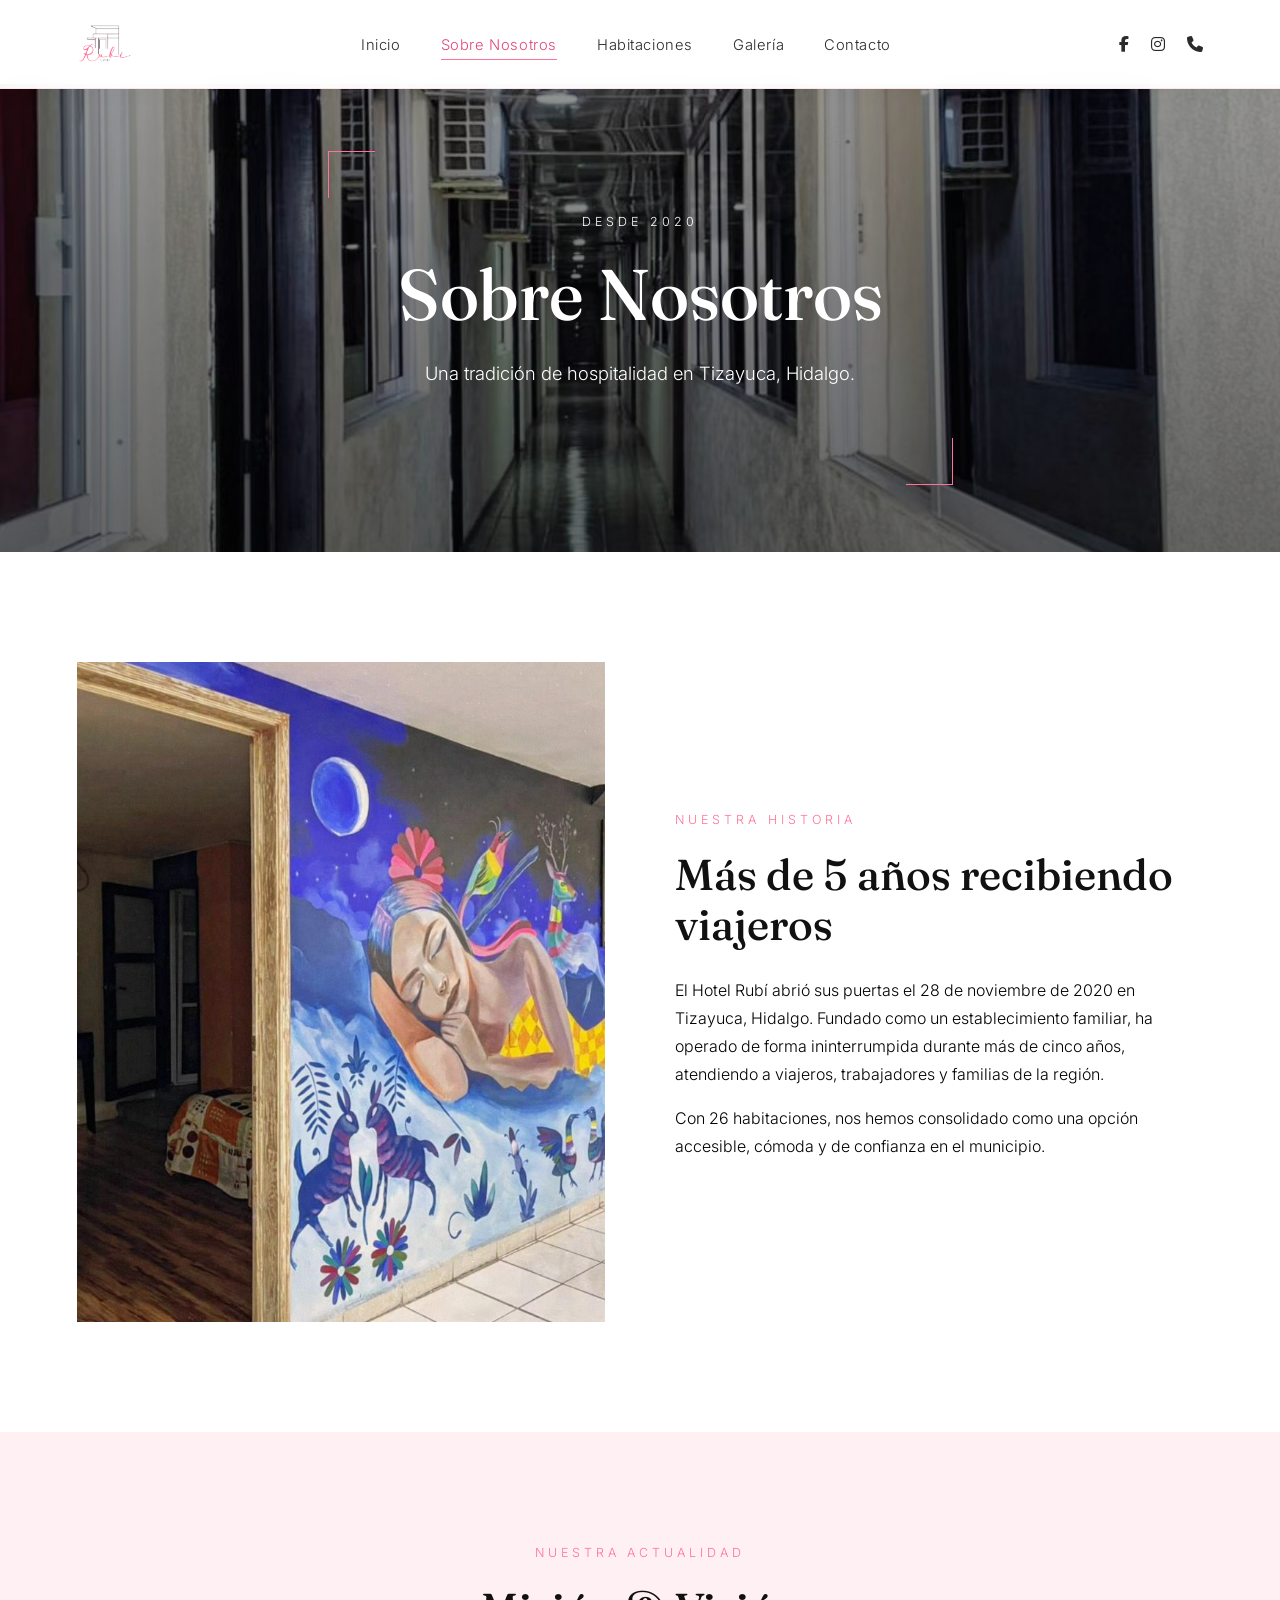
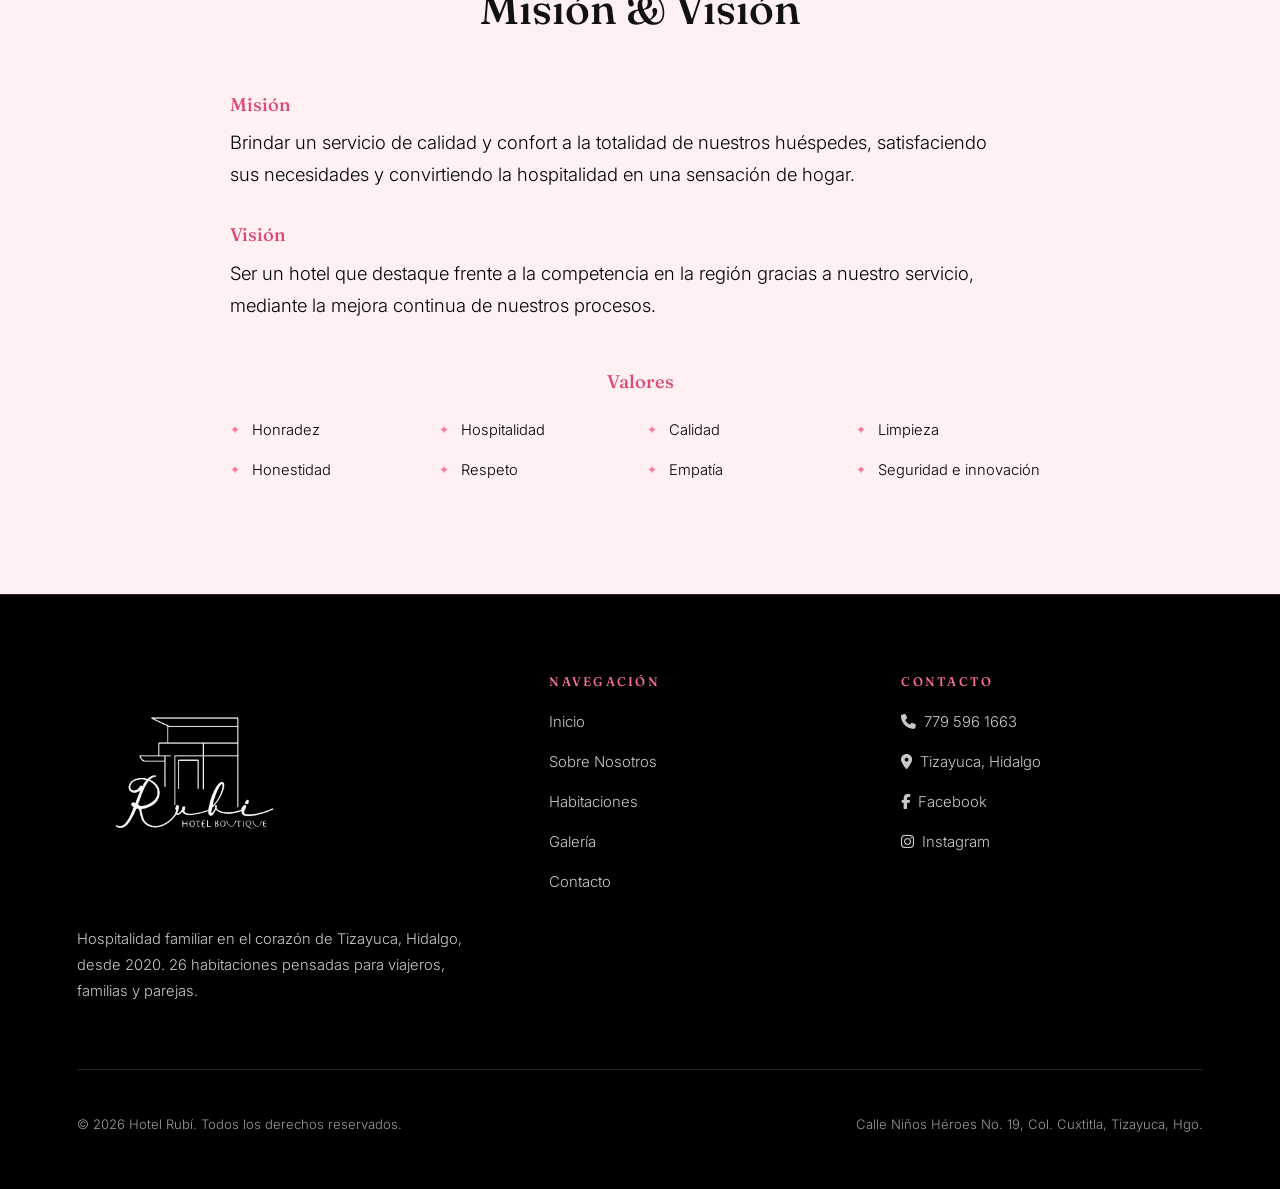
<file: sobre-nosotros.html>
<!DOCTYPE html>
<html lang="es">
<head>
<meta charset="UTF-8">
<meta name="viewport" content="width=device-width, initial-scale=1.0">
<title>Sobre Nosotros — Hotel Rubí</title>
<meta name="description" content="Hotel Rubí, hospitalidad familiar en Tizayuca, Hidalgo. 26 habitaciones, Wi-Fi gratis, agua caliente 24 horas y estacionamiento.">
<link rel="preconnect" href="https://fonts.googleapis.com">
<link href="https://fonts.googleapis.com/css2?family=Fraunces:opsz,wght@9..144,300;9..144,400;9..144,500;9..144,600&family=Inter:wght@300;400;500;600&display=swap" rel="stylesheet">
<link rel="stylesheet" href="https://cdnjs.cloudflare.com/ajax/libs/font-awesome/6.6.0/css/all.min.css">
<link rel="stylesheet" href="css/style.css">
</head>
<body>
    <nav>
        <a href="index.html" class="nav-logo"><img src="img/logo.png" alt="Hotel Rubí"></a>
        <ul class="nav-links">
            <li><a href="index.html">Inicio</a></li>
            <li><a href="sobre-nosotros.html" class="active">Sobre Nosotros</a></li>
            <li><a href="habitaciones.html">Habitaciones</a></li>
            <li><a href="galeria.html">Galería</a></li>
            <li><a href="contacto.html">Contacto</a></li>
        </ul>
        <div class="nav-right">
            <a href="https://www.facebook.com/share/1CnUJTxRYL/" target="_blank" aria-label="Facebook"><i class="fab fa-facebook-f"></i></a>
            <a href="https://www.instagram.com/hotelboutiquer" target="_blank" aria-label="Instagram"><i class="fab fa-instagram"></i></a>
            <a href="tel:7795961663" aria-label="Llamar"><i class="fas fa-phone"></i></a>
        </div>
        <button class="nav-toggle" aria-label="Abrir menú"><i class="fas fa-bars"></i></button>
    </nav>
<br>
<br>
<br>

    <section class="hero hero-sm">
        <div class="hero-media"><div class="img-frame " data-label="Coloca aquí: img/hero-about.jpg"><img src="img/hero-about.jpg" alt="Interior del Hotel Rubí" loading="lazy"></div></div>
        <div class="hero-content framed">
            <div class="eyebrow" style="justify-content:center;">Desde 2020</div>
            <h1>Sobre Nosotros</h1>
            <p>Una tradición de hospitalidad en Tizayuca, Hidalgo.</p>
        </div>
    </section>

    <section class="section">
        <div class="split">
            <div class="img-frame " data-label="Coloca aquí: img/about.jpg"><img src="img/about.jpg" alt="Fachada y pasillos del Hotel Rubí" loading="lazy"></div>
            <div>
                <div class="eyebrow">Nuestra historia</div>
                <h2 class="section-title" style="text-align:left;">Más de 5 años recibiendo viajeros</h2>
                <p style="color:var(--text-muted);">El Hotel Rubí abrió sus puertas el 28 de noviembre de 2020 en Tizayuca, Hidalgo. Fundado como un establecimiento familiar, ha operado de forma ininterrumpida durante más de cinco años, atendiendo a viajeros, trabajadores y familias de la región.</p>
                <p style="color:var(--text-muted);">Con 26 habitaciones, nos hemos consolidado como una opción accesible, cómoda y de confianza en el municipio.</p>
            </div>
        </div>
    </section>

    <section class="section section-alt">
        <div class="section-head">
            <div class="eyebrow" style="justify-content:center;">Nuestra actualidad</div>
            <h2 class="section-title">Misión & Visión</h2>
        </div>
        <div style="max-width:820px; margin:0 auto; display:grid; gap:34px;">
            <div>
                <h3 style="color:var(--gold-soft); font-size:1.15rem;">Misión</h3>
                <p class="lead-text" style="text-align:left; margin:0;">Brindar un servicio de calidad y confort a la totalidad de nuestros huéspedes, satisfaciendo sus necesidades y convirtiendo la hospitalidad en una sensación de hogar.</p>
            </div>
            <div>
                <h3 style="color:var(--gold-soft); font-size:1.15rem;">Visión</h3>
                <p class="lead-text" style="text-align:left; margin:0;">Ser un hotel que destaque frente a la competencia en la región gracias a nuestro servicio, mediante la mejora continua de nuestros procesos.</p>
            </div>
        </div>
        <div style="max-width:820px; margin:50px auto 0; text-align:center;">
            <h3 style="color:var(--gold-soft); font-size:1.15rem;">Valores</h3>
            <ul class="values-list" style="justify-content:center; text-align:left;">
                <li>Honradez</li><li>Hospitalidad</li><li>Calidad</li><li>Limpieza</li>
                <li>Honestidad</li><li>Respeto</li><li>Empatía</li><li>Seguridad e innovación</li>
            </ul>
        </div>
    </section>
    <footer>
        <div class="footer-grid">
            <div>
                <div class="footer-logo"><img src="img/1000559428.png" alt="Hotel Rubí"></div>
                <p>Hospitalidad familiar en el corazón de Tizayuca, Hidalgo, desde 2020. 26 habitaciones pensadas para viajeros, familias y parejas.</p>
            </div>
            <div class="footer-col">
                <h4>Navegación</h4>
                <ul>
                    <li><a href="index.html">Inicio</a></li>
                    <li><a href="sobre-nosotros.html">Sobre Nosotros</a></li>
                    <li><a href="habitaciones.html">Habitaciones</a></li>
                    <li><a href="galeria.html">Galería</a></li>
                    <li><a href="contacto.html">Contacto</a></li>
                </ul>
            </div>
            <div class="footer-col">
                <h4>Contacto</h4>
                <ul>
                    <li><a href="tel:7795961663"><i class="fas fa-phone" style="margin-right:8px;"></i>779 596 1663</a></li>
                    <li><a href="https://maps.app.goo.gl/82hrW9SH6mD1bFYG8" target="_blank"><i class="fas fa-location-dot" style="margin-right:8px;"></i>Tizayuca, Hidalgo</a></li>
                    <li><a href="https://www.facebook.com/share/1CnUJTxRYL/" target="_blank"><i class="fab fa-facebook-f" style="margin-right:8px;"></i>Facebook</a></li>
                    <li><a href="https://www.instagram.com/hotelboutiquer" target="_blank"><i class="fab fa-instagram" style="margin-right:8px;"></i>Instagram</a></li>
                </ul>
            </div>
        </div>
        <div class="footer-bottom">
            <p>&copy; 2026 Hotel Rubí. Todos los derechos reservados.</p>
            <p>Calle Niños Héroes No. 19, Col. Cuxtitla, Tizayuca, Hgo.</p>
        </div>
    </footer>

    <script src="js/main.js"></script>
</body>
</html>
</file>
<file: css/style.css>
/* =========================================================
   HOTEL RUBÍ — Hoja de estilos
   Paleta: rosa de marca (#ff7399) + negro (#000000) sobre blanco (#ffffff)
   Tipografía: Fraunces (display) + Inter (texto/utilitaria)
   ========================================================= */

:root{
    --wine:#000000;
    --wine-light:#1a1a1a;
    --gold:#ff7399;
    --gold-soft:#e14876;

    --dark:#ffffff;
    --dark2:#fff0f4;
    --dark3:#ffd9e4;

    --cream:#111111;
    --text:#2b2b2b;
    --text-muted:#000000;

    --shadow:0 20px 50px rgba(0,0,0,.14);
    --shadow-soft:0 10px 30px rgba(0,0,0,.08);
    --radius:4px;
    --ease:cubic-bezier(.22,1,.36,1);
}

*{ box-sizing:border-box; }

html{ scroll-behavior:smooth; }

body{
    margin:0;
    font-family:'Inter', sans-serif;
    background:var(--dark);
    color:var(--text);
    line-height:1.75;
    font-weight:300;
    -webkit-font-smoothing:antialiased;
}

h1,h2,h3,h4{
    font-family:'Fraunces', serif;
    font-weight:500;
    color:var(--cream);
    line-height:1.15;
    margin:0 0 .6em;
}

a{ color:inherit; }

img{ max-width:100%; display:block; }

.container{
    max-width:1180px;
    margin:0 auto;
    padding:0 6%;
}

/* ---------- EYEBROW / DIVIDER (signature typographic device) ---------- */
.eyebrow{
    align-items:center;
    gap:14px;
    font-family:'Inter',sans-serif;
    font-size:.78rem;
    letter-spacing:.32em;
    text-transform:uppercase;
    color:var(--gold);
    margin-bottom:20px;
}
.eyebrow::before{
    content:"";
    width:34px;
    height:1px;
    background:var(--gold);
}

.gold-divider{
    text-align:center;
    color:var(--gold);
    font-size:1.1rem;
    letter-spacing:.4em;
    margin-bottom:14px;
    opacity:.85;
}

/* ---------- NAV ---------- */
nav{
    position:fixed;
    top:0; left:0;
    width:100%;
    z-index:1000;
    display:flex;
    justify-content:space-between;
    align-items:center;
    padding:16px 6%;
    background:rgba(255,255,255,.96);
    backdrop-filter:blur(14px);
    border-bottom:1px solid rgba(255,115,153,.15);
    box-shadow:0 4px 20px rgba(0,0,0,.04);
    transition:.4s var(--ease);
}
nav.scrolled{
    padding:10px 6%;
    box-shadow:0 8px 26px rgba(0,0,0,.08);
}
.nav-logo{
    font-family:'Fraunces', serif;
    font-size:1.5rem;
    letter-spacing:.03em;
    color:var(--cream);
    text-decoration:none;
    display:flex;
    align-items:center;
    gap:10px;
}
.nav-logo span{ color:var(--gold); }
.nav-logo img{
    height:56px;
    width:auto;
    display:block;
    transition:.4s var(--ease);
}
nav.scrolled .nav-logo img{ height:44px; }

.nav-links{
    list-style:none;
    display:flex;
    gap:40px;
    margin:0; padding:0;
}
.nav-links a{
    text-decoration:none;
    color:var(--text);
    font-size:.92rem;
    letter-spacing:.04em;
    position:relative;
    padding-bottom:6px;
    transition:.3s;
}
.nav-links a::after{
    content:"";
    position:absolute;
    left:0; bottom:0;
    width:0; height:1px;
    background:var(--gold);
    transition:.35s var(--ease);
}
.nav-links a:hover, .nav-links a.active{ color:var(--gold-soft); }
.nav-links a:hover::after, .nav-links a.active::after{ width:100%; }

.nav-right{
    display:flex;
    align-items:center;
    gap:22px;
    font-size:1rem;
}
.nav-right a{
    color:var(--text);
    text-decoration:none;
    transition:.3s;
}
.nav-right a:hover{ color:var(--gold); }

.nav-toggle{
    display:none;
    background:none;
    border:none;
    color:var(--cream);
    font-size:1.5rem;
    cursor:pointer;
}

/* ---------- BUTTONS ---------- */
.btn{
    display:inline-flex;
    align-items:center;
    gap:10px;
    background:transparent;
    color:var(--gold-soft);
    border:1px solid var(--gold);
    padding:15px 34px;
    border-radius:var(--radius);
    text-decoration:none;
    font-size:.85rem;
    letter-spacing:.14em;
    text-transform:uppercase;
    transition:.35s var(--ease);
}
.btn:hover{
    background:var(--gold);
    color:#ffffff;
    transform:translateY(-3px);
    box-shadow:0 14px 30px rgba(255,115,153,.3);
}
.btn-solid{
    background:linear-gradient(135deg,var(--wine-light),var(--wine));
    color:#ffffff;
    border:1px solid transparent;
    box-shadow:0 14px 30px rgba(0,0,0,.22);
}
.btn-solid:hover{
    background:linear-gradient(135deg,var(--wine),#000000);
    color:#ffffff;
    box-shadow:0 14px 30px rgba(255,115,153,.35);
}

/* ---------- HERO (signature: gold corner-bracket frame) ---------- */
.hero{
    position:relative;
    margin-top:0;
    height:100vh;
    min-height:560px;
    display:flex;
    align-items:center;
    justify-content:center;
    text-align:center;
    overflow:hidden;
    background:var(--dark2);
}
.hero.hero-sm{ height:52vh; min-height:380px; }

.hero-media{
    position:absolute;
    inset:0;
    width:100%;
    height:100%;
    z-index:0;
}

.hero-media img{
    width:100%; height:100%; object-fit:cover;
}
.hero-media::after{
    content:"";
    position:absolute;
    inset:0;
    background:linear-gradient(180deg, rgba(0,0,0,.4), rgba(0,0,0,.6));
    z-index:1;
}

.hero-content{
    position:relative;
    z-index:2;
    max-width:820px;
    padding:60px 70px;
    color:#ffffff;
}
.hero-content h1,
.hero-content p,
.hero-content .eyebrow{ color:#ffffff; }
.hero-content .eyebrow::before{ background:#ffffff; }
.hero .img-frame--empty::before{
    color:#ffffff;
    border-color:rgba(255,255,255,.5);
    text-shadow:0 1px 4px rgba(0,0,0,.6);
}

/* corner brackets — the recurring "threshold" motif */
.framed{ position:relative; }
.framed::before,
.framed::after,
.framed > .fr-tl,
.framed > .fr-br{ content:""; }
.framed::before{
    position:absolute; top:0; left:0;
    width:46px; height:46px;
    border-top:1px solid var(--gold);
    border-left:1px solid var(--gold);
}
.framed::after{
    position:absolute; bottom:0; right:0;
    width:46px; height:46px;
    border-bottom:1px solid var(--gold);
    border-right:1px solid var(--gold);
}

.hero h1{
    font-size:clamp(2.4rem, 5.6vw, 4.6rem);
    margin-bottom:22px;
}
.hero p{
    font-size:1.15rem;
    color:var(--dark);
    max-width:560px;
    margin:0 auto 36px;
}
.hero-actions{
    display:flex;
    gap:18px;
    justify-content:center;
    flex-wrap:wrap;
}

/* ---------- SECTIONS ---------- */
.section{
    padding:110px 6%;
}
.section-alt{ background:var(--dark2); }

.section-head{
    text-align:center;
    max-width:680px;
    margin:0 auto 60px;
}
.section-title{
    font-size:clamp(1.9rem, 3.4vw, 2.7rem);
}
.section-lede{
    color:var(--text-muted);
    font-size:1.08rem;
}

.lead-text{
    max-width:780px;
    margin:0 auto;
    text-align:center;
    font-size:1.15rem;
    color:var(--text-muted);
}

/* ---------- IMAGE SLOTS ----------
   Marcador visual para todas las imágenes del sitio.
   Mientras no exista el archivo indicado en /img/, se
   muestra automáticamente un panel con el nombre exacto
   del archivo a colocar. En cuanto agregues la imagen con
   ese nombre, aparecerá sola — no hay que tocar el HTML. */
.img-frame{
    position:relative;
    width:100%;
    height:100%;
    overflow:hidden;
}

.img-frame img{
    display:block;
    width:100%;
    height:100%;
    object-fit:cover;
    object-position:center;
}

.img-frame--empty img{ display:none; }
.img-frame--empty::before{
    content:"🖼  " attr(data-label);
    position:absolute; inset:14px;
    display:flex;
    align-items:center;
    justify-content:center;
    text-align:center;
    padding:14px;
    font-family:'Inter',sans-serif;
    font-size:.78rem;
    letter-spacing:.04em;
    color:var(--text-muted);
    border:1px dashed rgba(255,115,153,.35);
    line-height:1.5;
}

/* ---------- ROOMS GRID ---------- */
.rooms-grid{
    display:grid;
    grid-template-columns:repeat(auto-fit, minmax(320px, 1fr));
    gap:38px;
    max-width:1180px;
    margin:0 auto;
}
.room-card{
    background:var(--dark2);
    border:1px solid rgba(255,115,153,.12);
    transition:.5s var(--ease);
}
.room-card:hover{
    transform:translateY(-8px);
    border-color:rgba(255,115,153,.35);
    box-shadow:var(--shadow);
}
.room-card .img-frame{ height:260px; }
.room-card:hover .img-frame img{ transform:scale(1.06); }

.room-info{ padding:32px 30px 34px; }
.room-info .cap{
    font-size:.72rem;
    letter-spacing:.2em;
    text-transform:uppercase;
    color:var(--gold);
    margin-bottom:8px;
    display:block;
}
.room-info h3{ font-size:1.55rem; margin-bottom:6px; }
.room-info p{
    color:var(--text-muted);
    margin-bottom:22px;
    font-size:.98rem;
}

/* ---------- SERVICES ---------- */
.service-grid{
    display:grid;
    grid-template-columns:repeat(auto-fit, minmax(230px, 1fr));
    gap:2px;
    max-width:1180px;
    margin:0 auto;
    background:rgba(255,115,153,.12);
}
.service-card{
    background:var(--dark);
    padding:48px 34px;
    text-align:center;
    transition:.35s;
}
.service-card:hover{ background:var(--dark3); }
.service-card i{
    font-size:1.7rem;
    color:var(--gold);
    margin-bottom:20px;
    display:block;
}
.service-card h3{ font-size:1.15rem; margin-bottom:10px; }
.service-card p{
    color:var(--text-muted);
    font-size:.95rem;
    margin:0;
}

/* ---------- GALLERY ---------- */
.gallery-grid{
    display:grid;
    grid-template-columns:repeat(3, 1fr);
    gap:16px;
    max-width:1180px;
    margin:0 auto;
}
.gallery-grid .img-frame{
    aspect-ratio:4/3;
}
.gallery-grid .img-frame:nth-child(3n+1){ aspect-ratio:4/5; }
@media(max-width:820px){
    .gallery-grid{ grid-template-columns:repeat(2, 1fr); }
}
@media(max-width:520px){
    .gallery-grid{ grid-template-columns:1fr; }
}

.gallery-detail{
    display:grid;
    grid-template-columns:repeat(auto-fit, minmax(280px, 1fr));
    gap:18px;
    margin:44px 0 10px;
}
.gallery-detail .img-frame{ aspect-ratio:4/3; }

/* ---------- ABOUT / SPLIT ---------- */
.split{
    display:grid;
    grid-template-columns:1fr 1fr;
    gap:70px;
    align-items:center;
    max-width:1180px;
    margin:0 auto;
}
.split .img-frame{ aspect-ratio:4/5; }
@media(max-width:860px){
    .split{ grid-template-columns:1fr; gap:40px; }
}

.values-list{
    list-style:none;
    padding:0; margin:26px 0 0;
    display:grid;
    grid-template-columns:repeat(auto-fit,minmax(180px,1fr));
    gap:14px;
}
.values-list li{
    font-size:.92rem;
    color:var(--text-muted);
    padding-left:22px;
    position:relative;
}
.values-list li::before{
    content:"✦";
    position:absolute; left:0; top:1px;
    color:var(--gold);
    font-size:.75rem;
}

/* ---------- INFO / CONTACT CARDS ---------- */
.info-grid{
    display:grid;
    grid-template-columns:repeat(auto-fit, minmax(260px,1fr));
    gap:2px;
    max-width:1000px;
    margin:0 auto 70px;
    background:rgba(255,115,153,.12);
}
.info-card{
    background:var(--dark2);
    padding:44px 34px;
    text-align:center;
}
.info-card i{ color:var(--gold); font-size:1.5rem; margin-bottom:16px; display:block; }
.info-card h3{ font-size:1.05rem; margin-bottom:10px; }
.info-card p{ color:var(--text-muted); font-size:.95rem; margin:0; }
.info-card a{ color:var(--gold-soft); text-decoration:none; }
.info-card a:hover{ text-decoration:underline; }

.policy-block{
    max-width:820px;
    margin:0 auto;
    border-top:1px solid rgba(255,115,153,.15);
}
.policy-item{
    padding:30px 0;
    border-bottom:1px solid rgba(255,115,153,.15);
}
.policy-item h3{
    font-size:1.05rem;
    color:var(--gold-soft);
    margin-bottom:8px;
}
.policy-item p{
    color:var(--text-muted);
    margin:0;
    font-size:.97rem;
}

/* ---------- MAP ---------- */
.map-container{
    max-width:1180px;
    margin:0 auto;
    border:1px solid rgba(255,115,153,.18);
    overflow:hidden;
}
.map-container iframe{ display:block; filter:grayscale(.3) contrast(1.05); }

/* ---------- CHARACTERISTICS LIST (detalle habitación) ---------- */
.features-list{
    list-style:none;
    margin:24px 0 0;
    padding:0;
    columns:2;
    column-gap:40px;
}
.features-list li{
    font-size:1rem;
    color:var(--text-muted);
    padding:10px 0 10px 26px;
    position:relative;
    border-bottom:1px solid rgba(0,0,0,.08);
    break-inside:avoid;
}
.features-list li::before{
    content:"—";
    position:absolute; left:0;
    color:var(--gold);
}
@media(max-width:600px){ .features-list{ columns:1; } }

/* ---------- FOOTER (negro, con acentos rosa; único bloque oscuro del sitio) ---------- */
footer{
    background:#000000;
    color:#ffffff;
    border-top:1px solid rgba(255,115,153,.25);
    padding:80px 6% 40px;
}
.footer-grid{
    display:grid;
    grid-template-columns:1.4fr 1fr 1fr;
    gap:50px;
    max-width:1180px;
    margin:0 auto 50px;
}
@media(max-width:760px){
    .footer-grid{ grid-template-columns:1fr; gap:36px; }
}
.footer-logo{
    display:inline-flex;
    align-items:center;
    border-radius:10px;
    padding:10px 18px;
    margin-bottom:18px;
}
.footer-logo img{ height:200px; width:auto; display:block; }
.footer-grid p{ color:#c9c9c9; font-size:.92rem; }
.footer-col h4{
    font-size:.78rem;
    letter-spacing:.18em;
    text-transform:uppercase;
    color:var(--gold);
    margin-bottom:18px;
}
.footer-col ul{ list-style:none; padding:0; margin:0; }
.footer-col li{ margin-bottom:12px; }
.footer-col a{
    color:#c9c9c9;
    text-decoration:none;
    font-size:.93rem;
    transition:.3s;
}
.footer-col a:hover{ color:var(--gold); }
.footer-bottom{
    max-width:1180px;
    margin:0 auto;
    padding-top:30px;
    border-top:1px solid rgba(255,255,255,.12);
    display:flex;
    justify-content:space-between;
    flex-wrap:wrap;
    gap:10px;
    color:#9a9a9a;
    font-size:.82rem;
}

/* ---------- RESPONSIVE NAV ---------- */
@media(max-width:900px){
    .nav-links{
        position:fixed;
        top:0; right:0;
        height:100vh;
        width:280px;
        background:rgba(255,255,255,.98);
        box-shadow:-8px 0 30px rgba(0,0,0,.08);
        backdrop-filter:blur(14px);
        flex-direction:column;
        justify-content:center;
        align-items:flex-start;
        gap:30px;
        padding:0 50px;
        transform:translateX(100%);
        transition:.4s var(--ease);
        border-left:1px solid rgba(255,115,153,.15);
    }
    .nav-links.open{ transform:translateX(0); }
    .nav-toggle{ display:block; }
    .nav-right{ display:none; }
}

@media(max-width:600px){
    .hero-content{ padding:40px 26px; }
    .section{ padding:80px 6%; }
}
</file>
